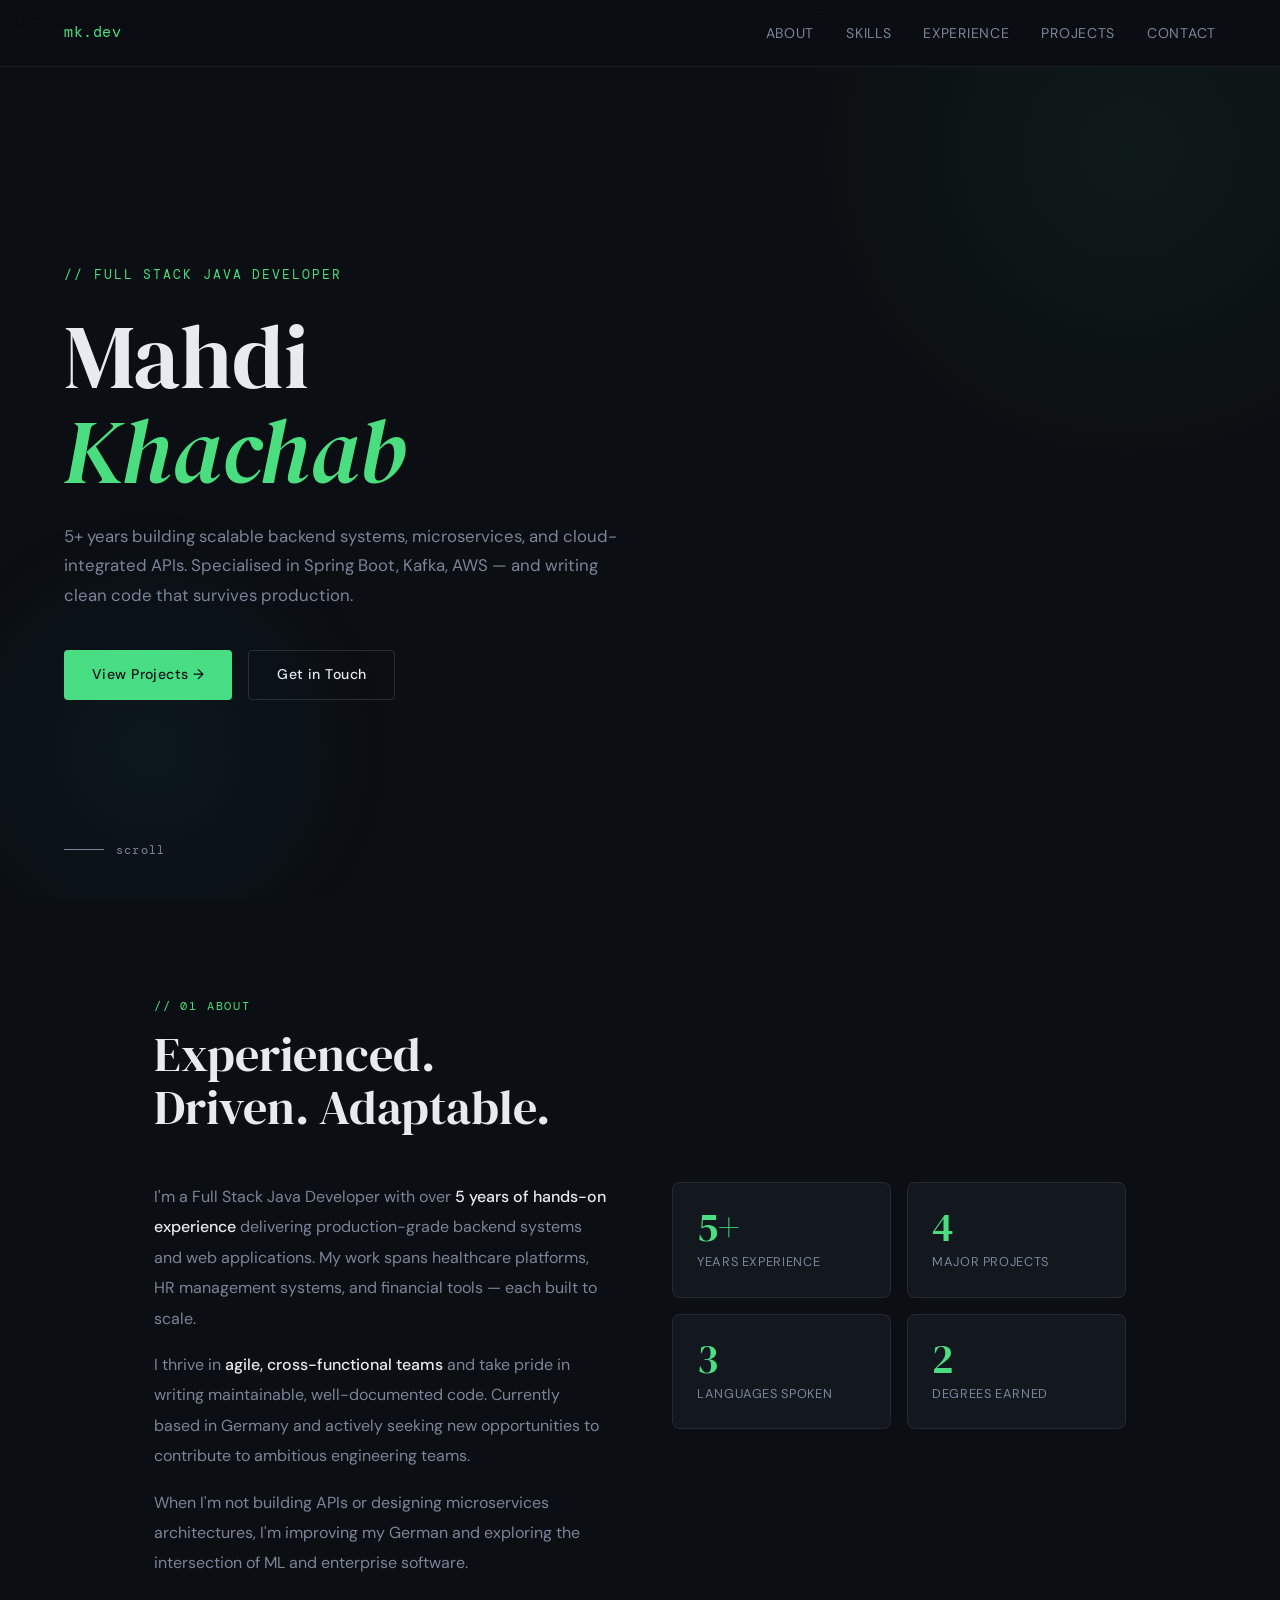
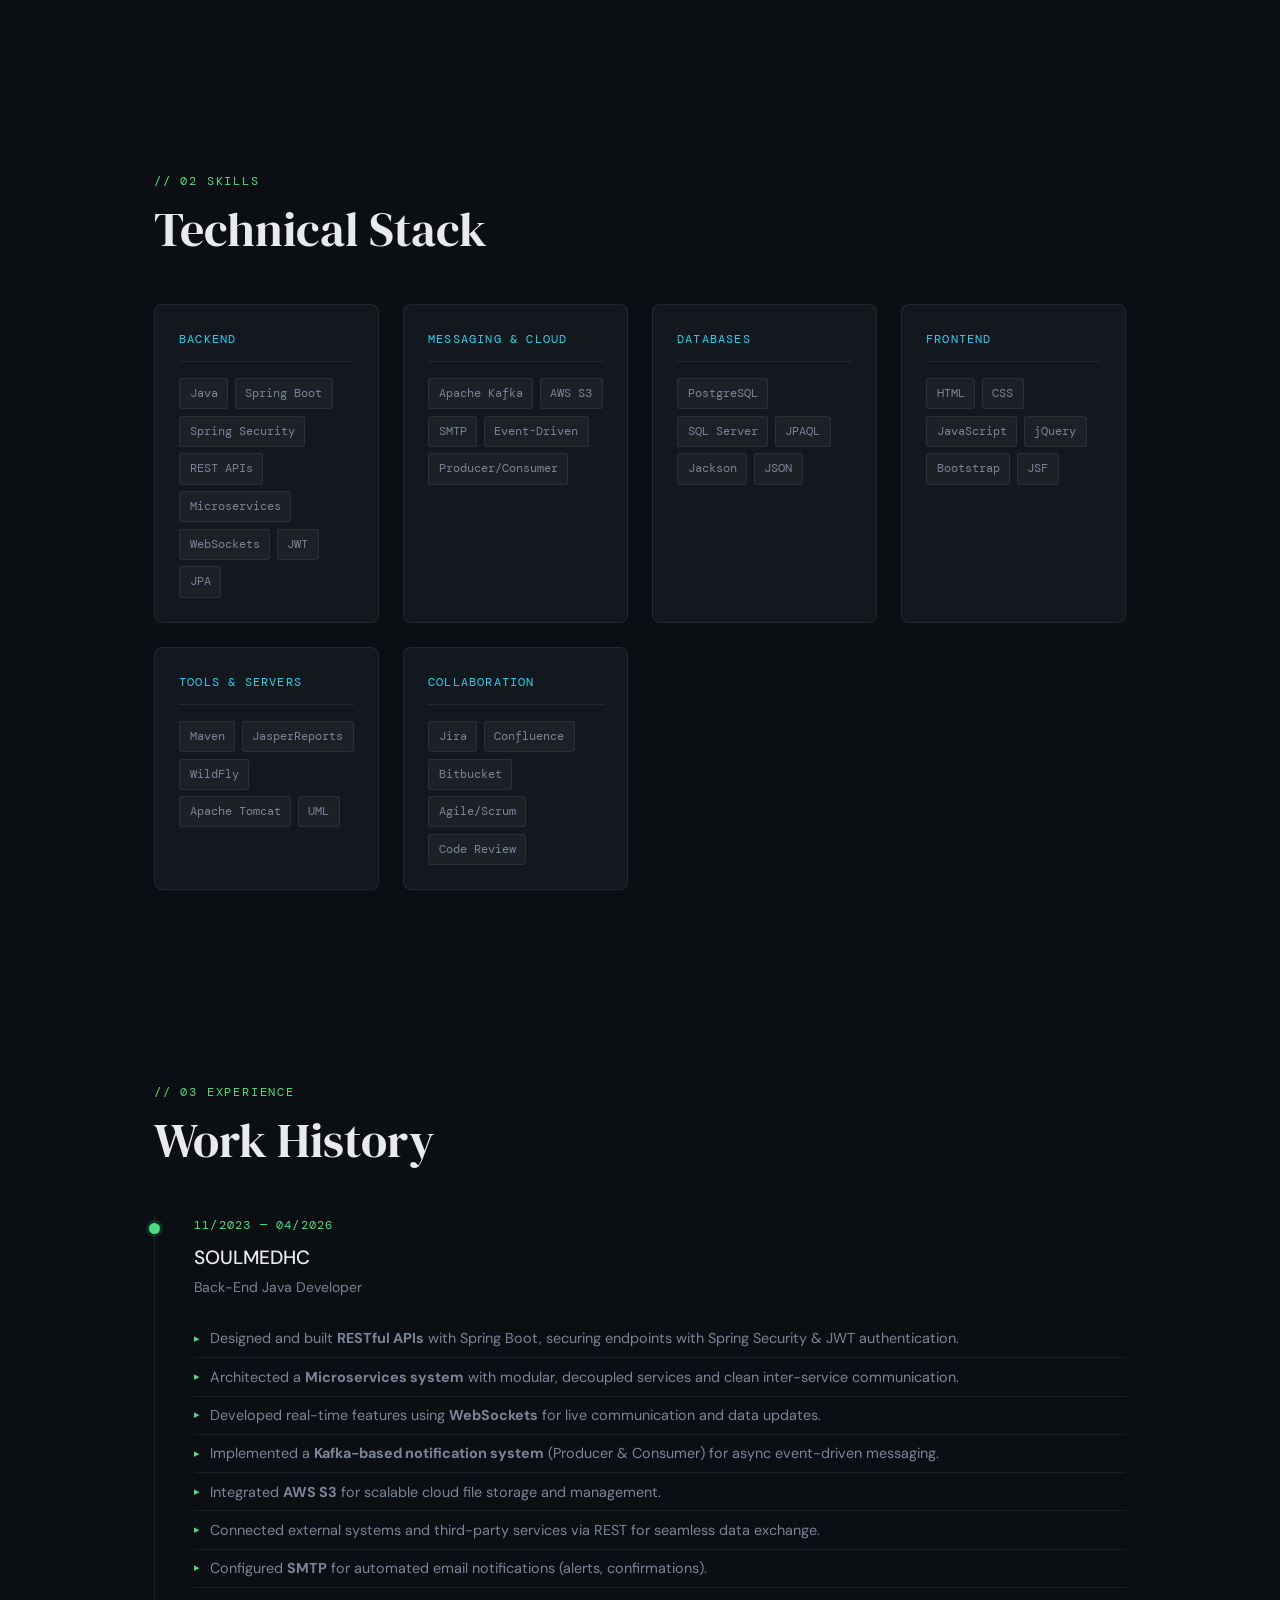
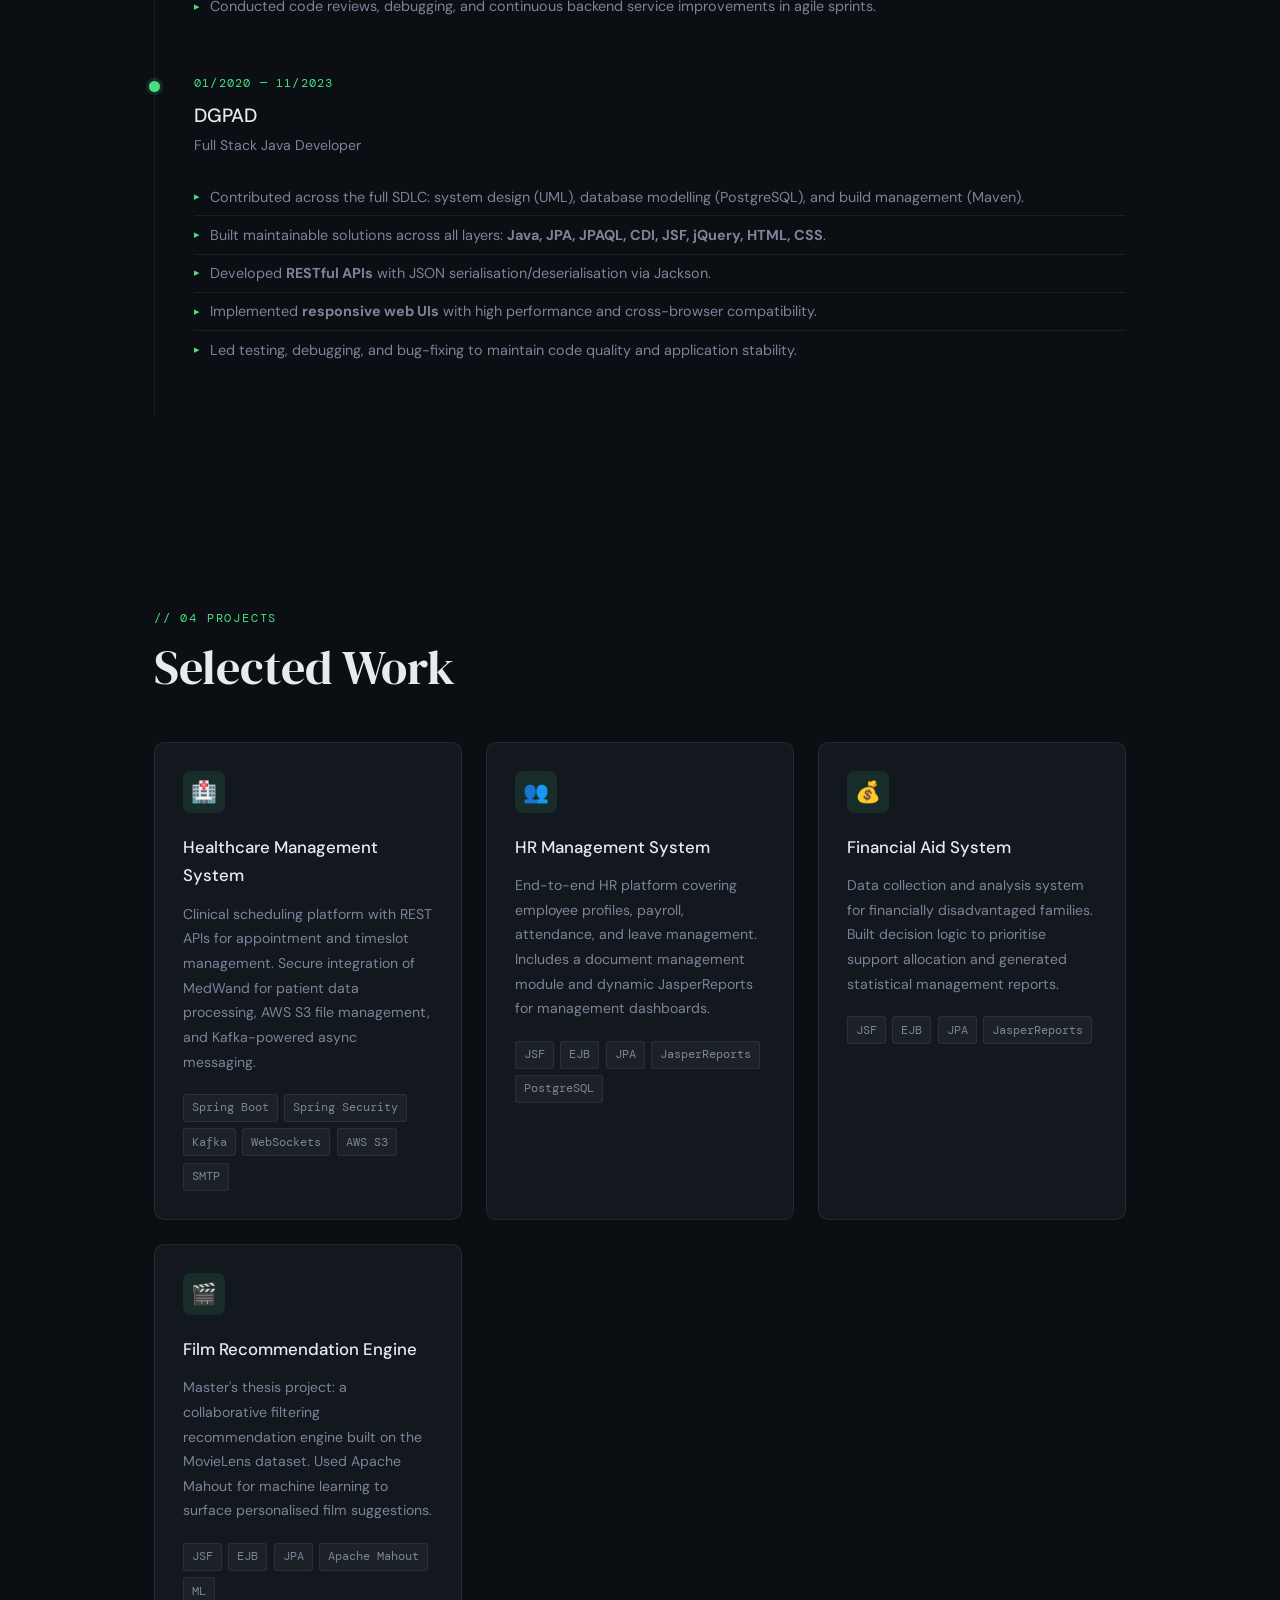
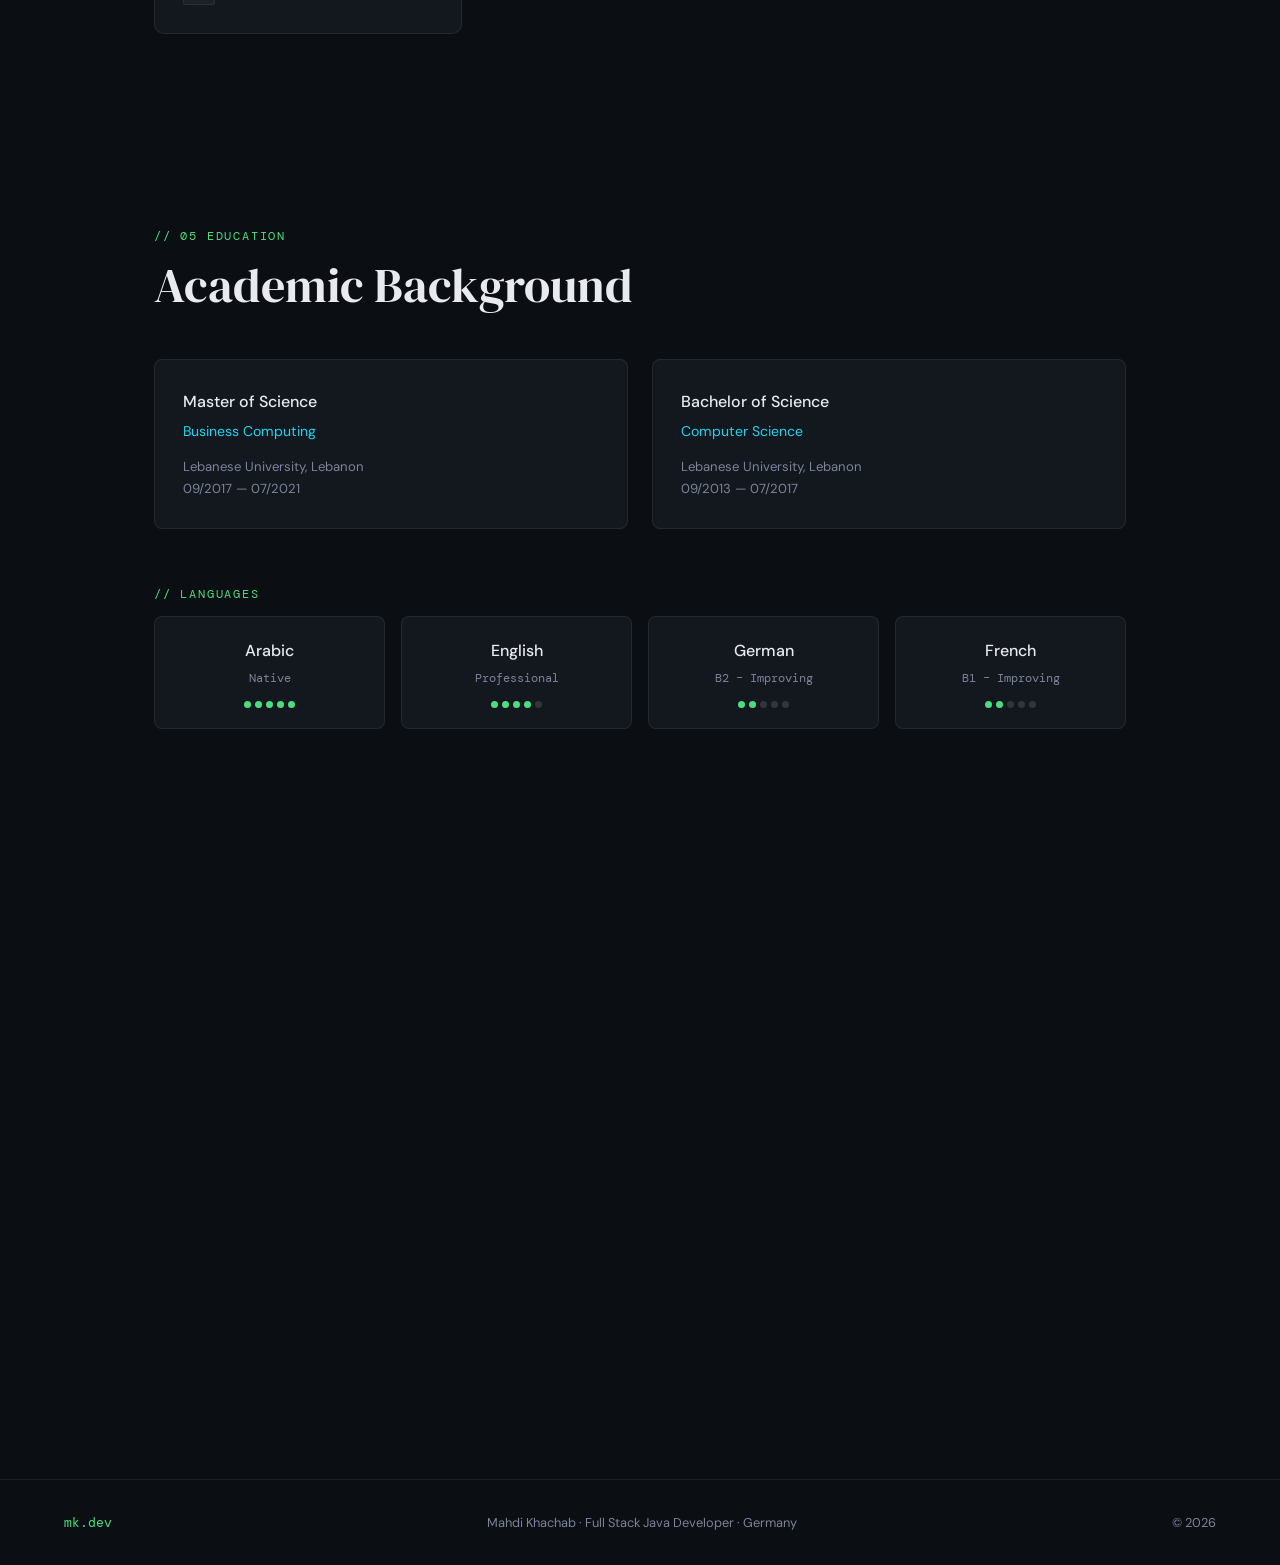
<file: index.html>
<!DOCTYPE html>
<html lang="en">
<head>
<meta charset="UTF-8">
<meta name="viewport" content="width=device-width, initial-scale=1.0">
<title>Mahdi Khachab – Full Stack Java Developer</title>
<link href="https://fonts.googleapis.com/css2?family=DM+Serif+Display:ital@0;1&family=DM+Mono:wght@400;500&family=DM+Sans:ital,opsz,wght@0,9..40,300;0,9..40,400;0,9..40,500;1,9..40,300&display=swap" rel="stylesheet">
<link rel="stylesheet" href="style.css">
</head>
<body>

<!-- NAV -->
<nav>
  <div class="nav-logo">mk.dev</div>
  <ul class="nav-links">
    <li><a href="#about">About</a></li>
    <li><a href="#skills">Skills</a></li>
    <li><a href="#experience">Experience</a></li>
    <li><a href="#projects">Projects</a></li>
    <li><a href="#contact">Contact</a></li>
  </ul>
</nav>

<!-- HERO -->
<header class="hero">
  <p class="hero-label">// Full Stack Java Developer</p>
  <h1>Mahdi<br><em>Khachab</em></h1>
  <p class="hero-desc">
    5+ years building scalable backend systems, microservices, and cloud-integrated APIs. 
    Specialised in Spring Boot, Kafka, AWS — and writing clean code that survives production.
  </p>
  <div class="hero-actions">
    <a href="#projects" class="btn btn-primary">View Projects →</a>
    <a href="#contact" class="btn btn-outline">Get in Touch</a>
  </div>
  <div class="hero-scroll">
    <span class="scroll-line"></span>
    <span>scroll</span>
  </div>
</header>

<!-- ABOUT -->
<section id="about">
  <p class="section-label fade-in">// 01 about</p>
  <h2 class="section-title fade-in">Experienced.<br>Driven. Adaptable.</h2>
  <div class="about-grid">
    <div class="about-text fade-in">
      <p>
        I'm a Full Stack Java Developer with over <strong>5 years of hands-on experience</strong> delivering 
        production-grade backend systems and web applications. My work spans healthcare platforms, 
        HR management systems, and financial tools — each built to scale.
      </p>
      <p>
        I thrive in <strong>agile, cross-functional teams</strong> and take pride in writing maintainable, 
        well-documented code. Currently based in Germany and actively seeking new opportunities 
        to contribute to ambitious engineering teams.
      </p>
      <p>
        When I'm not building APIs or designing microservices architectures, 
        I'm improving my German and exploring the intersection of ML and enterprise software.
      </p>
    </div>
    <div class="stats-grid fade-in">
      <div class="stat-card">
        <div class="stat-number">5+</div>
        <div class="stat-label">Years Experience</div>
      </div>
      <div class="stat-card">
        <div class="stat-number">4</div>
        <div class="stat-label">Major Projects</div>
      </div>
      <div class="stat-card">
        <div class="stat-number">3</div>
        <div class="stat-label">Languages Spoken</div>
      </div>
      <div class="stat-card">
        <div class="stat-number">2</div>
        <div class="stat-label">Degrees Earned</div>
      </div>
    </div>
  </div>
</section>

<!-- SKILLS -->
<section id="skills">
  <p class="section-label fade-in">// 02 skills</p>
  <h2 class="section-title fade-in">Technical Stack</h2>
  <div class="skills-categories fade-in">
    <div class="skill-category">
      <div class="skill-cat-title">Backend</div>
      <div class="skill-tags">
        <span class="skill-tag">Java</span>
        <span class="skill-tag">Spring Boot</span>
        <span class="skill-tag">Spring Security</span>
        <span class="skill-tag">REST APIs</span>
        <span class="skill-tag">Microservices</span>
        <span class="skill-tag">WebSockets</span>
        <span class="skill-tag">JWT</span>
        <span class="skill-tag">JPA</span>
      </div>
    </div>
    <div class="skill-category">
      <div class="skill-cat-title">Messaging & Cloud</div>
      <div class="skill-tags">
        <span class="skill-tag">Apache Kafka</span>
        <span class="skill-tag">AWS S3</span>
        <span class="skill-tag">SMTP</span>
        <span class="skill-tag">Event-Driven</span>
        <span class="skill-tag">Producer/Consumer</span>
      </div>
    </div>
    <div class="skill-category">
      <div class="skill-cat-title">Databases</div>
      <div class="skill-tags">
        <span class="skill-tag">PostgreSQL</span>
        <span class="skill-tag">SQL Server</span>
        <span class="skill-tag">JPAQL</span>
        <span class="skill-tag">Jackson</span>
        <span class="skill-tag">JSON</span>
      </div>
    </div>
    <div class="skill-category">
      <div class="skill-cat-title">Frontend</div>
      <div class="skill-tags">
        <span class="skill-tag">HTML</span>
        <span class="skill-tag">CSS</span>
        <span class="skill-tag">JavaScript</span>
        <span class="skill-tag">jQuery</span>
        <span class="skill-tag">Bootstrap</span>
        <span class="skill-tag">JSF</span>
      </div>
    </div>
    <div class="skill-category">
      <div class="skill-cat-title">Tools & Servers</div>
      <div class="skill-tags">
        <span class="skill-tag">Maven</span>
        <span class="skill-tag">JasperReports</span>
        <span class="skill-tag">WildFly</span>
        <span class="skill-tag">Apache Tomcat</span>
        <span class="skill-tag">UML</span>
      </div>
    </div>
    <div class="skill-category">
      <div class="skill-cat-title">Collaboration</div>
      <div class="skill-tags">
        <span class="skill-tag">Jira</span>
        <span class="skill-tag">Confluence</span>
        <span class="skill-tag">Bitbucket</span>
        <span class="skill-tag">Agile/Scrum</span>
        <span class="skill-tag">Code Review</span>
      </div>
    </div>
  </div>
</section>

<!-- EXPERIENCE -->
<section id="experience">
  <p class="section-label fade-in">// 03 experience</p>
  <h2 class="section-title fade-in">Work History</h2>
  <div class="timeline fade-in">

    <div class="timeline-item">
      <div class="timeline-date">11/2023 — 04/2026</div>
      <div class="timeline-company">SOULMEDHC</div>
      <div class="timeline-role">Back-End Java Developer</div>
      <ul class="timeline-items">
        <li>Designed and built <strong>RESTful APIs</strong> with Spring Boot, securing endpoints with Spring Security &amp; JWT authentication.</li>
        <li>Architected a <strong>Microservices system</strong> with modular, decoupled services and clean inter-service communication.</li>
        <li>Developed real-time features using <strong>WebSockets</strong> for live communication and data updates.</li>
        <li>Implemented a <strong>Kafka-based notification system</strong> (Producer &amp; Consumer) for async event-driven messaging.</li>
        <li>Integrated <strong>AWS S3</strong> for scalable cloud file storage and management.</li>
        <li>Connected external systems and third-party services via REST for seamless data exchange.</li>
        <li>Configured <strong>SMTP</strong> for automated email notifications (alerts, confirmations).</li>
        <li>Conducted code reviews, debugging, and continuous backend service improvements in agile sprints.</li>
      </ul>
    </div>

    <div class="timeline-item">
      <div class="timeline-date">01/2020 — 11/2023</div>
      <div class="timeline-company">DGPAD</div>
      <div class="timeline-role">Full Stack Java Developer</div>
      <ul class="timeline-items">
        <li>Contributed across the full SDLC: system design (UML), database modelling (PostgreSQL), and build management (Maven).</li>
        <li>Built maintainable solutions across all layers: <strong>Java, JPA, JPAQL, CDI, JSF, jQuery, HTML, CSS</strong>.</li>
        <li>Developed <strong>RESTful APIs</strong> with JSON serialisation/deserialisation via Jackson.</li>
        <li>Implemented <strong>responsive web UIs</strong> with high performance and cross-browser compatibility.</li>
        <li>Led testing, debugging, and bug-fixing to maintain code quality and application stability.</li>
      </ul>
    </div>

  </div>
</section>

<!-- PROJECTS -->
<section id="projects">
  <p class="section-label fade-in">// 04 projects</p>
  <h2 class="section-title fade-in">Selected Work</h2>
  <div class="projects-grid fade-in">

    <div class="project-card">
      <div class="project-icon">🏥</div>
      <div class="project-title">Healthcare Management System</div>
      <div class="project-desc">
        Clinical scheduling platform with REST APIs for appointment and timeslot management. 
        Secure integration of MedWand for patient data processing, AWS S3 file management, 
        and Kafka-powered async messaging.
      </div>
      <div class="project-stack">
        <span class="stack-tag">Spring Boot</span>
        <span class="stack-tag">Spring Security</span>
        <span class="stack-tag">Kafka</span>
        <span class="stack-tag">WebSockets</span>
        <span class="stack-tag">AWS S3</span>
        <span class="stack-tag">SMTP</span>
      </div>
    </div>

    <div class="project-card">
      <div class="project-icon">👥</div>
      <div class="project-title">HR Management System</div>
      <div class="project-desc">
        End-to-end HR platform covering employee profiles, payroll, attendance, and leave management. 
        Includes a document management module and dynamic JasperReports for management dashboards.
      </div>
      <div class="project-stack">
        <span class="stack-tag">JSF</span>
        <span class="stack-tag">EJB</span>
        <span class="stack-tag">JPA</span>
        <span class="stack-tag">JasperReports</span>
        <span class="stack-tag">PostgreSQL</span>
      </div>
    </div>

    <div class="project-card">
      <div class="project-icon">💰</div>
      <div class="project-title">Financial Aid System</div>
      <div class="project-desc">
        Data collection and analysis system for financially disadvantaged families. 
        Built decision logic to prioritise support allocation and generated 
        statistical management reports.
      </div>
      <div class="project-stack">
        <span class="stack-tag">JSF</span>
        <span class="stack-tag">EJB</span>
        <span class="stack-tag">JPA</span>
        <span class="stack-tag">JasperReports</span>
      </div>
    </div>

    <div class="project-card">
      <div class="project-icon">🎬</div>
      <div class="project-title">Film Recommendation Engine</div>
      <div class="project-desc">
        Master's thesis project: a collaborative filtering recommendation engine 
        built on the MovieLens dataset. Used Apache Mahout for machine learning 
        to surface personalised film suggestions.
      </div>
      <div class="project-stack">
        <span class="stack-tag">JSF</span>
        <span class="stack-tag">EJB</span>
        <span class="stack-tag">JPA</span>
        <span class="stack-tag">Apache Mahout</span>
        <span class="stack-tag">ML</span>
      </div>
    </div>

  </div>
</section>

<!-- EDUCATION -->
<section id="education">
  <p class="section-label fade-in">// 05 education</p>
  <h2 class="section-title fade-in">Academic Background</h2>
  <div class="edu-grid fade-in">
    <div class="edu-card">
      <div class="edu-degree">Master of Science</div>
      <div class="edu-field">Business Computing</div>
      <div class="edu-meta">Lebanese University, Lebanon<br>09/2017 — 07/2021</div>
    </div>
    <div class="edu-card">
      <div class="edu-degree">Bachelor of Science</div>
      <div class="edu-field">Computer Science</div>
      <div class="edu-meta">Lebanese University, Lebanon<br>09/2013 — 07/2017</div>
    </div>
  </div>

  <br><br>
  <p class="section-label fade-in">// Languages</p>
  <div class="lang-grid fade-in">
    <div class="lang-card">
      <div class="lang-name">Arabic</div>
      <div class="lang-level">Native</div>
      <div class="lang-dots">
        <div class="dot filled"></div><div class="dot filled"></div>
        <div class="dot filled"></div><div class="dot filled"></div><div class="dot filled"></div>
      </div>
    </div>
    <div class="lang-card">
      <div class="lang-name">English</div>
      <div class="lang-level">Professional</div>
      <div class="lang-dots">
        <div class="dot filled"></div><div class="dot filled"></div>
        <div class="dot filled"></div><div class="dot filled"></div><div class="dot"></div>
      </div>
    </div>
    <div class="lang-card">
      <div class="lang-name">German</div>
      <div class="lang-level">B2 – Improving</div>
      <div class="lang-dots">
        <div class="dot filled"></div><div class="dot filled"></div>
        <div class="dot"></div><div class="dot"></div><div class="dot"></div>
      </div>
    </div>
    <div class="lang-card">
      <div class="lang-name">French</div>
      <div class="lang-level">B1 – Improving</div>
      <div class="lang-dots">
        <div class="dot filled"></div><div class="dot filled"></div>
        <div class="dot"></div><div class="dot"></div><div class="dot"></div>
      </div>
    </div>
  </div>
</section>

<!-- CONTACT -->
<section id="contact">
  <p class="section-label fade-in">// 06 contact</p>
  <div class="contact-wrapper fade-in">
    <div>
      <div class="contact-lead">Let's work<br>together.</div>
      <p class="contact-sub">
        I'm actively looking for new opportunities in Germany and remote. 
        Whether you have a role in mind or just want to connect — 
        my inbox is always open.
      </p>
    </div>
    <div class="contact-links">
      <a href="mailto:mahdikhachab95@gmail.com" class="contact-link">
        <div class="contact-icon">✉</div>
        <div>
          <div style="font-size:0.78rem;color:var(--muted);font-family:var(--mono);margin-bottom:2px;">EMAIL</div>
         mahdikhachab95@gmail.com
        </div>
      </a>
     <a href="https://www.linkedin.com/in/mahdi-khachab-5084b5143/" target="_blank" class="contact-link">
		<div class="contact-icon">in</div>
		<div>
			<div style="font-size:0.78rem;color:var(--muted);font-family:var(--mono);margin-bottom:2px;">
      LINKEDIN
			</div>
		Mahdi Khachab
		</div>
	</a>
      <a href="https://github.com/MahdiKhachab" target="_blank" class="contact-link">
        <div class="contact-icon">⌥</div>
        <div>
          <div style="font-size:0.78rem;color:var(--muted);font-family:var(--mono);margin-bottom:2px;">GITHUB</div>
          github.com/MahdiKhachab
        </div>
      </a>
      <a href="#" class="contact-link" onclick="window.print()">
        <div class="contact-icon">↓</div>
        <div>
          <div style="font-size:0.78rem;color:var(--muted);font-family:var(--mono);margin-bottom:2px;">RESUME</div>
          Download CV / Print
        </div>
      </a>
    </div>
  </div>
</section>

<footer>
  <span class="footer-brand">mk.dev</span>
  <span>Mahdi Khachab · Full Stack Java Developer · Germany</span>
  <span>© 2026</span>
</footer>


<script src="script.js"></script>

</body>
</html>
</file>
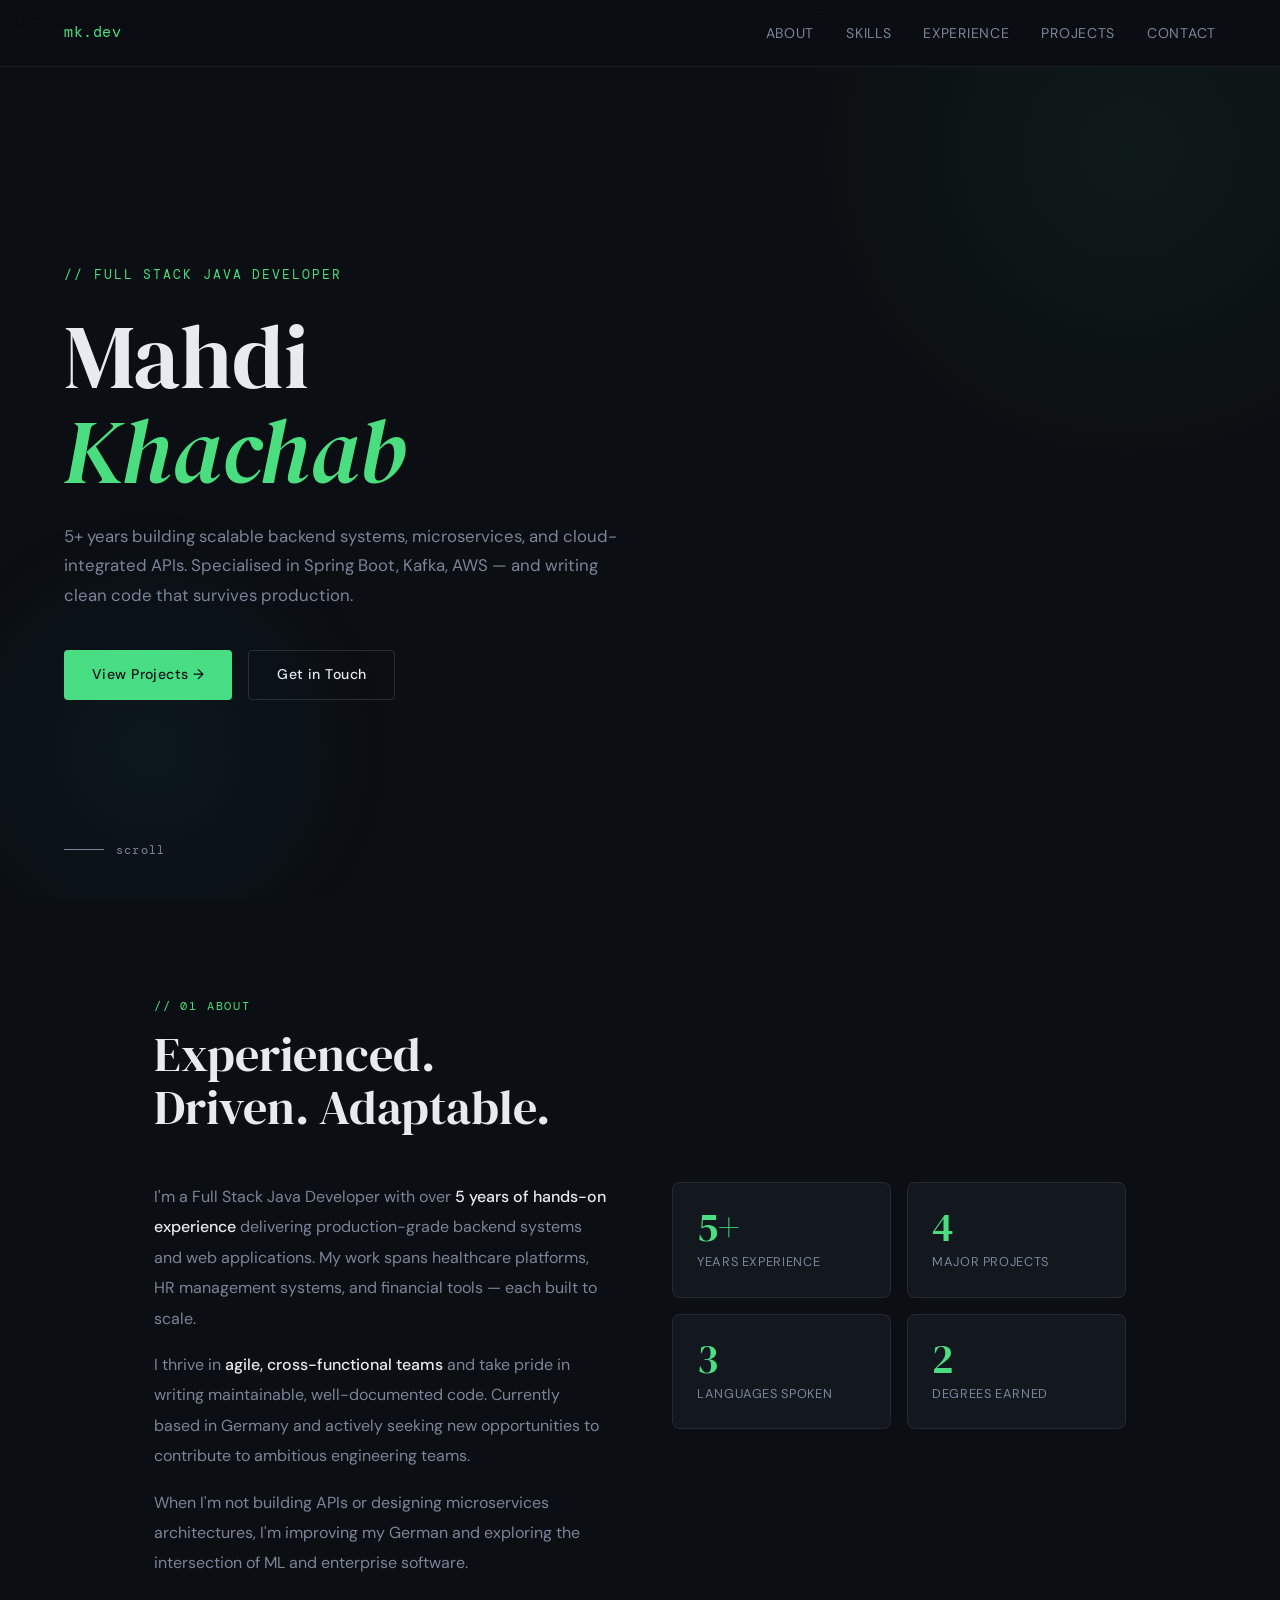
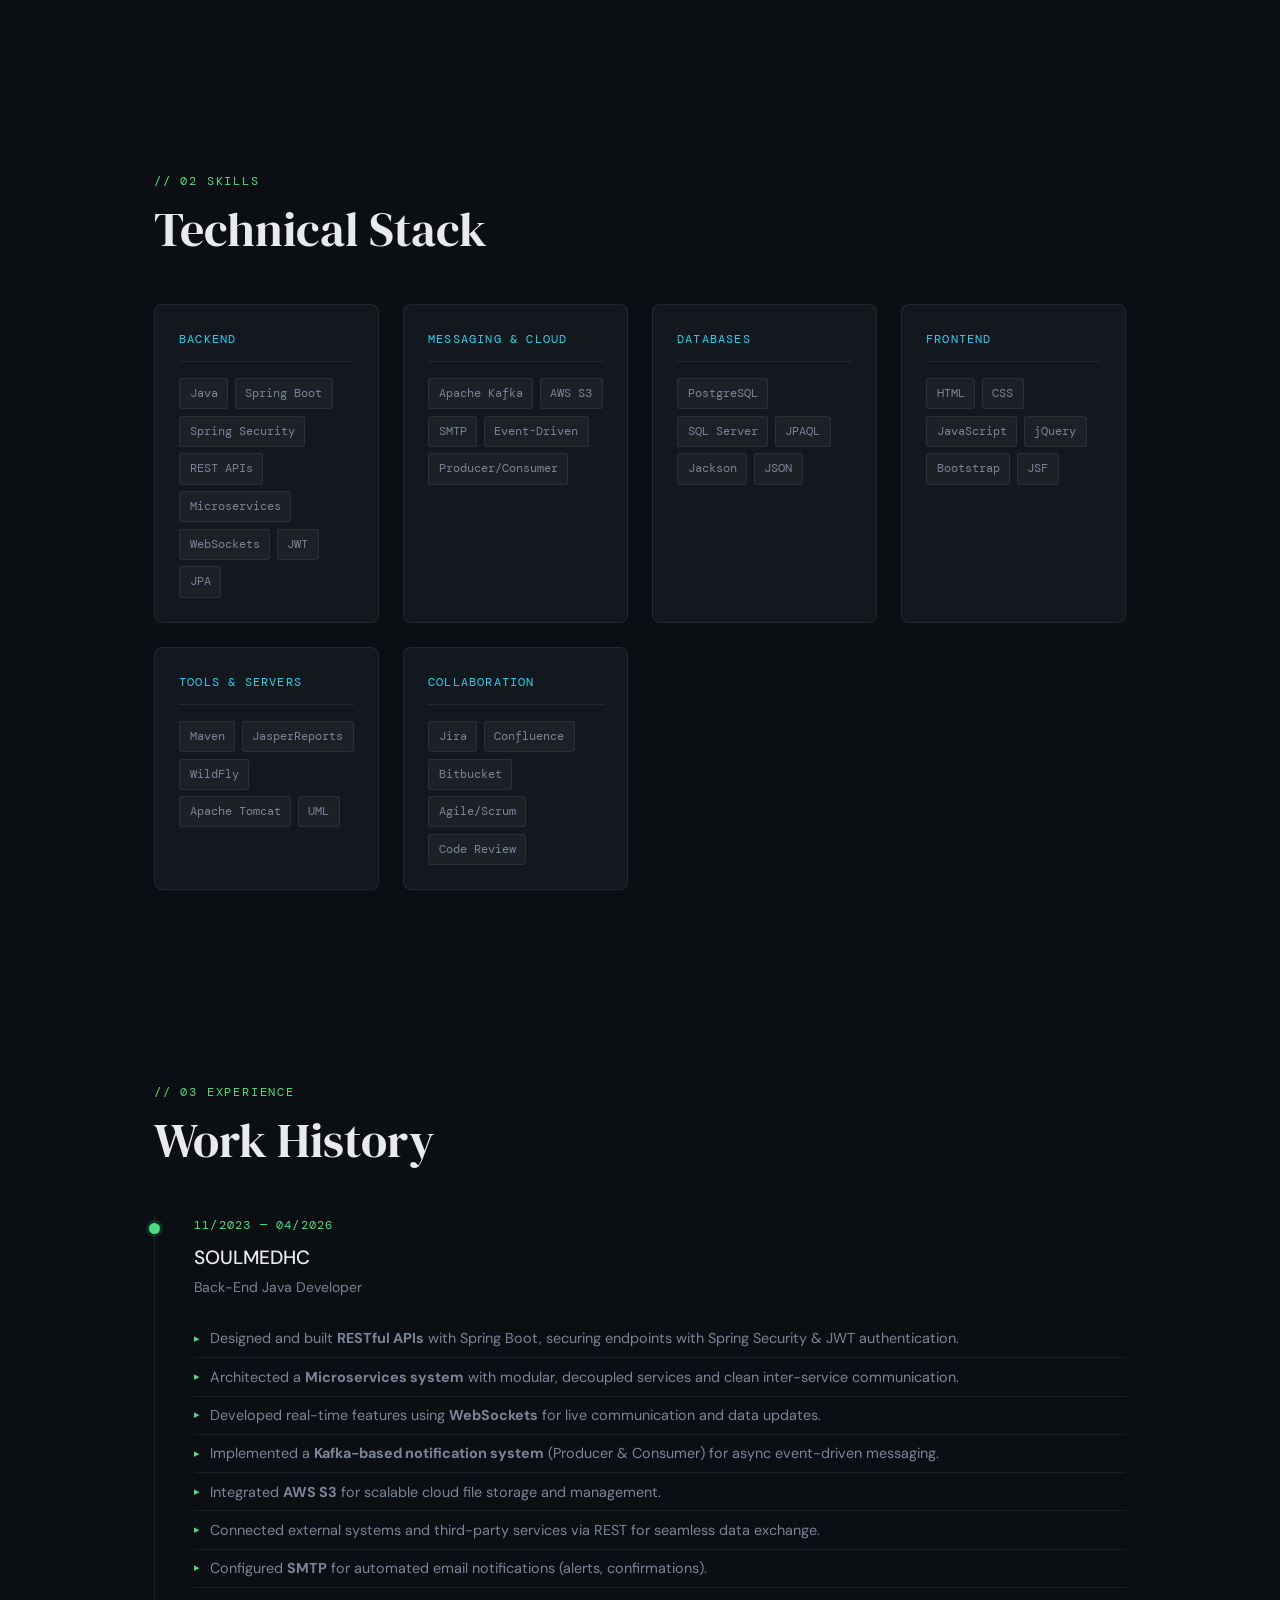
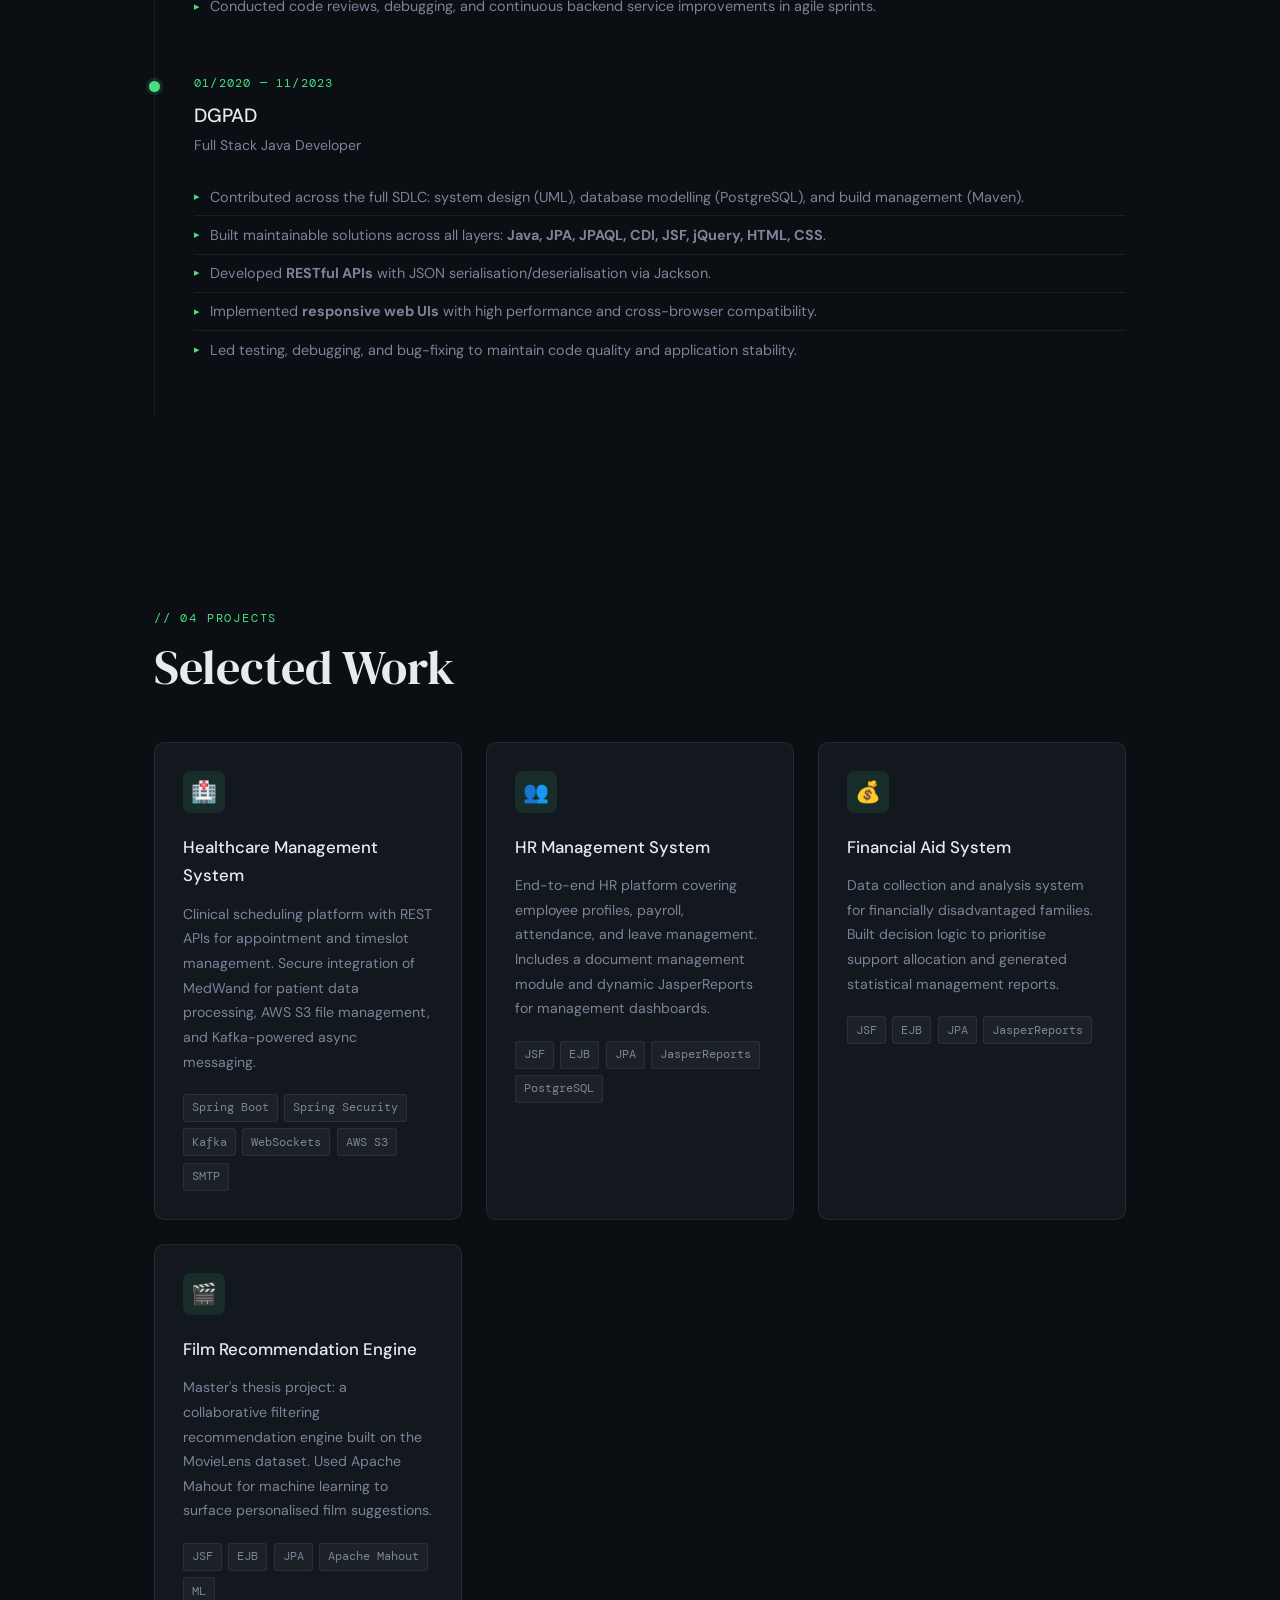
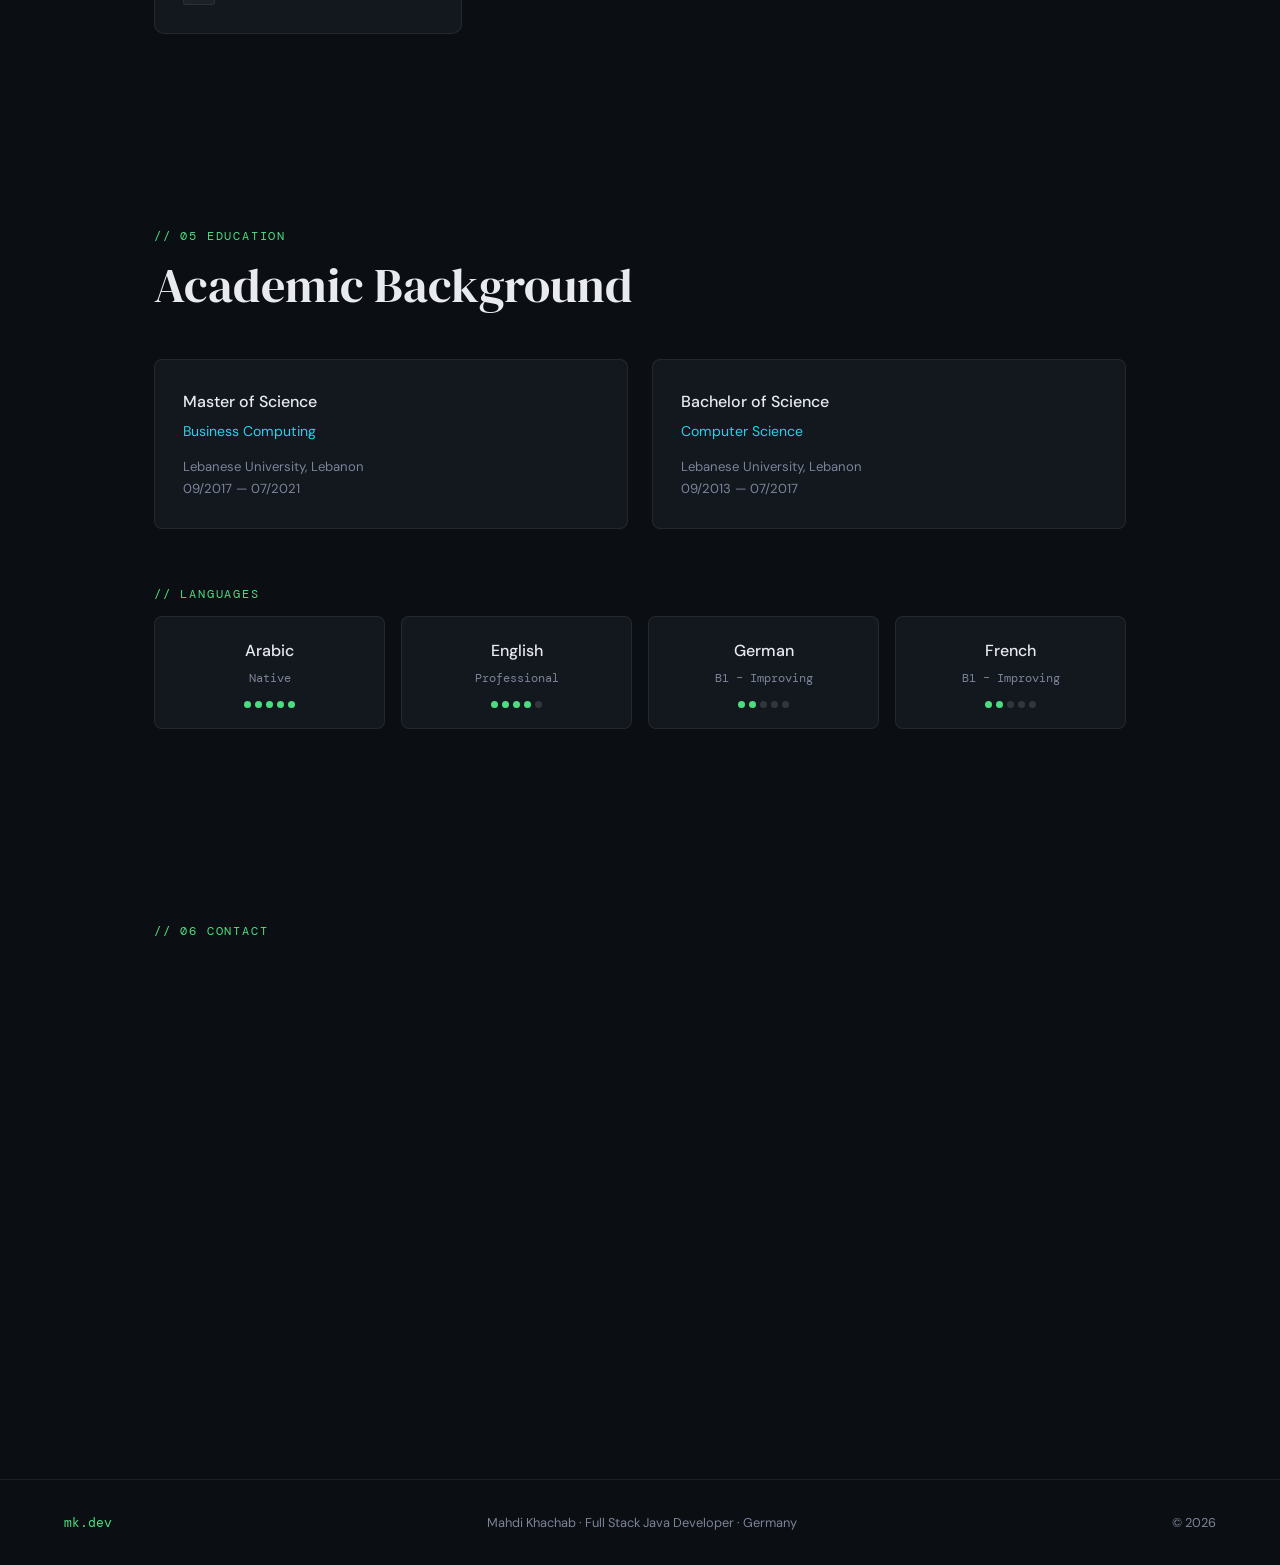
<file: portfolio.html>
<!DOCTYPE html>
<html lang="en">
<head>
<meta charset="UTF-8">
<meta name="viewport" content="width=device-width, initial-scale=1.0">
<title>Mahdi Khachab – Full Stack Java Developer</title>
<link href="https://fonts.googleapis.com/css2?family=DM+Serif+Display:ital@0;1&family=DM+Mono:wght@400;500&family=DM+Sans:ital,opsz,wght@0,9..40,300;0,9..40,400;0,9..40,500;1,9..40,300&display=swap" rel="stylesheet">
<style>
  *, *::before, *::after { box-sizing: border-box; margin: 0; padding: 0; }

  :root {
    --bg: #0b0e12;
    --surface: #13181f;
    --surface2: #1a2130;
    --border: rgba(255,255,255,0.07);
    --border2: rgba(255,255,255,0.13);
    --text: #e8eaf0;
    --muted: #7b8499;
    --accent: #4ade80;
    --accent2: #22d3ee;
    --accent3: #f59e0b;
    --serif: 'DM Serif Display', serif;
    --sans: 'DM Sans', sans-serif;
    --mono: 'DM Mono', monospace;
  }

  html { scroll-behavior: smooth; }

  body {
    background: var(--bg);
    color: var(--text);
    font-family: var(--sans);
    font-size: 16px;
    line-height: 1.7;
    overflow-x: hidden;
  }

  /* NAV */
  nav {
    position: fixed; top: 0; left: 0; right: 0; z-index: 100;
    display: flex; justify-content: space-between; align-items: center;
    padding: 1.2rem 4rem;
    background: rgba(11,14,18,0.85);
    backdrop-filter: blur(16px);
    border-bottom: 1px solid var(--border);
  }
  .nav-logo {
    font-family: var(--mono);
    font-size: 0.95rem;
    color: var(--accent);
    letter-spacing: 0.04em;
  }
  .nav-links { display: flex; gap: 2rem; list-style: none; }
  .nav-links a {
    text-decoration: none;
    color: var(--muted);
    font-size: 0.88rem;
    letter-spacing: 0.05em;
    text-transform: uppercase;
    transition: color 0.2s;
  }
  .nav-links a:hover { color: var(--text); }

  /* HERO */
  .hero {
    min-height: 100vh;
    display: flex; flex-direction: column; justify-content: center;
    padding: 8rem 4rem 4rem;
    position: relative;
    overflow: hidden;
  }
  .hero::before {
    content: '';
    position: absolute; top: -200px; right: -200px;
    width: 700px; height: 700px;
    background: radial-gradient(circle, rgba(74,222,128,0.06) 0%, transparent 70%);
    pointer-events: none;
  }
  .hero::after {
    content: '';
    position: absolute; bottom: -100px; left: -100px;
    width: 500px; height: 500px;
    background: radial-gradient(circle, rgba(34,211,238,0.05) 0%, transparent 70%);
    pointer-events: none;
  }
  .hero-label {
    font-family: var(--mono);
    font-size: 0.8rem;
    color: var(--accent);
    letter-spacing: 0.15em;
    text-transform: uppercase;
    margin-bottom: 1.5rem;
    opacity: 0;
    animation: fadeUp 0.6s ease 0.2s forwards;
  }
  .hero h1 {
    font-family: var(--serif);
    font-size: clamp(3rem, 7vw, 6rem);
    line-height: 1.05;
    font-weight: 400;
    color: var(--text);
    margin-bottom: 1.5rem;
    opacity: 0;
    animation: fadeUp 0.6s ease 0.35s forwards;
  }
  .hero h1 em {
    font-style: italic;
    color: var(--accent);
  }
  .hero-desc {
    max-width: 560px;
    color: var(--muted);
    font-size: 1.05rem;
    line-height: 1.75;
    margin-bottom: 2.5rem;
    opacity: 0;
    animation: fadeUp 0.6s ease 0.5s forwards;
  }
  .hero-actions {
    display: flex; gap: 1rem; flex-wrap: wrap;
    opacity: 0;
    animation: fadeUp 0.6s ease 0.65s forwards;
  }
  .btn {
    display: inline-flex; align-items: center; gap: 0.5rem;
    padding: 0.75rem 1.75rem;
    border-radius: 4px;
    font-size: 0.88rem;
    font-family: var(--sans);
    font-weight: 500;
    letter-spacing: 0.03em;
    text-decoration: none;
    transition: all 0.2s;
    cursor: pointer;
    border: none;
  }
  .btn-primary {
    background: var(--accent);
    color: #0b0e12;
  }
  .btn-primary:hover { background: #86efac; transform: translateY(-1px); }
  .btn-outline {
    background: transparent;
    color: var(--text);
    border: 1px solid var(--border2);
  }
  .btn-outline:hover { border-color: var(--accent); color: var(--accent); transform: translateY(-1px); }

  .hero-scroll {
    position: absolute; bottom: 2.5rem; left: 4rem;
    display: flex; align-items: center; gap: 0.75rem;
    font-family: var(--mono); font-size: 0.75rem;
    color: var(--muted); letter-spacing: 0.1em;
    opacity: 0; animation: fadeUp 0.6s ease 1s forwards;
  }
  .scroll-line {
    width: 40px; height: 1px;
    background: var(--muted);
    animation: expandLine 1.5s ease 1.5s infinite alternate;
  }
  @keyframes expandLine { from { width: 20px; } to { width: 55px; } }

  /* SECTIONS */
  section { padding: 6rem 4rem; max-width: 1100px; margin: 0 auto; }

  .section-label {
    font-family: var(--mono);
    font-size: 0.75rem;
    color: var(--accent);
    letter-spacing: 0.15em;
    text-transform: uppercase;
    margin-bottom: 0.75rem;
  }
  .section-title {
    font-family: var(--serif);
    font-size: clamp(2rem, 4vw, 3rem);
    font-weight: 400;
    line-height: 1.1;
    margin-bottom: 3rem;
  }

  /* ABOUT / STATS */
  .about-grid {
    display: grid;
    grid-template-columns: 1fr 1fr;
    gap: 4rem;
    align-items: start;
  }
  .about-text { color: var(--muted); line-height: 1.9; }
  .about-text p + p { margin-top: 1rem; }
  .about-text strong { color: var(--text); font-weight: 500; }

  .stats-grid {
    display: grid; grid-template-columns: 1fr 1fr; gap: 1rem;
  }
  .stat-card {
    background: var(--surface);
    border: 1px solid var(--border);
    border-radius: 8px;
    padding: 1.5rem;
    transition: border-color 0.2s;
  }
  .stat-card:hover { border-color: var(--border2); }
  .stat-number {
    font-family: var(--serif);
    font-size: 2.5rem;
    color: var(--accent);
    line-height: 1;
    margin-bottom: 0.25rem;
  }
  .stat-label {
    font-size: 0.8rem;
    color: var(--muted);
    letter-spacing: 0.05em;
    text-transform: uppercase;
  }

  /* SKILLS */
  .skills-categories {
    display: grid;
    grid-template-columns: repeat(auto-fit, minmax(220px, 1fr));
    gap: 1.5rem;
  }
  .skill-category {
    background: var(--surface);
    border: 1px solid var(--border);
    border-radius: 8px;
    padding: 1.5rem;
    transition: border-color 0.2s, transform 0.2s;
  }
  .skill-category:hover { border-color: var(--border2); transform: translateY(-2px); }
  .skill-cat-title {
    font-family: var(--mono);
    font-size: 0.75rem;
    color: var(--accent2);
    letter-spacing: 0.1em;
    text-transform: uppercase;
    margin-bottom: 1rem;
    padding-bottom: 0.75rem;
    border-bottom: 1px solid var(--border);
  }
  .skill-tags { display: flex; flex-wrap: wrap; gap: 0.4rem; }
  .skill-tag {
    background: rgba(255,255,255,0.04);
    border: 1px solid var(--border);
    border-radius: 3px;
    padding: 0.25rem 0.6rem;
    font-size: 0.78rem;
    color: var(--muted);
    font-family: var(--mono);
  }

  /* EXPERIENCE */
  .timeline { position: relative; }
  .timeline::before {
    content: '';
    position: absolute; left: 0; top: 0; bottom: 0;
    width: 1px; background: var(--border);
  }
  .timeline-item {
    padding-left: 2.5rem;
    padding-bottom: 3rem;
    position: relative;
  }
  .timeline-item::before {
    content: '';
    position: absolute; left: -5px; top: 8px;
    width: 11px; height: 11px;
    border-radius: 50%;
    background: var(--accent);
    box-shadow: 0 0 0 3px rgba(74,222,128,0.15);
  }
  .timeline-date {
    font-family: var(--mono);
    font-size: 0.75rem;
    color: var(--accent);
    letter-spacing: 0.1em;
    margin-bottom: 0.4rem;
  }
  .timeline-company {
    font-size: 1.2rem;
    font-weight: 500;
    color: var(--text);
    margin-bottom: 0.1rem;
  }
  .timeline-role {
    font-size: 0.88rem;
    color: var(--muted);
    margin-bottom: 1.25rem;
  }
  .timeline-items { list-style: none; }
  .timeline-items li {
    color: var(--muted);
    font-size: 0.9rem;
    line-height: 1.7;
    padding: 0.4rem 0;
    padding-left: 1rem;
    position: relative;
    border-bottom: 1px solid var(--border);
  }
  .timeline-items li::before {
    content: '▸';
    position: absolute; left: 0;
    color: var(--accent);
    font-size: 0.7rem;
    top: 0.55rem;
  }
  .timeline-items li:last-child { border-bottom: none; }
  .tech-pill {
    display: inline-block;
    background: rgba(74,222,128,0.08);
    border: 1px solid rgba(74,222,128,0.2);
    color: var(--accent);
    border-radius: 3px;
    padding: 0.15rem 0.5rem;
    font-size: 0.72rem;
    font-family: var(--mono);
    margin: 0 0.15rem;
  }

  /* PROJECTS */
  .projects-grid {
    display: grid;
    grid-template-columns: repeat(auto-fit, minmax(300px, 1fr));
    gap: 1.5rem;
  }
  .project-card {
    background: var(--surface);
    border: 1px solid var(--border);
    border-radius: 10px;
    padding: 1.75rem;
    transition: border-color 0.2s, transform 0.2s;
    position: relative;
    overflow: hidden;
  }
  .project-card::before {
    content: '';
    position: absolute; top: 0; left: 0; right: 0;
    height: 2px;
    background: linear-gradient(90deg, var(--accent), var(--accent2));
    opacity: 0;
    transition: opacity 0.3s;
  }
  .project-card:hover { border-color: var(--border2); transform: translateY(-3px); }
  .project-card:hover::before { opacity: 1; }
  .project-icon {
    width: 42px; height: 42px;
    background: rgba(74,222,128,0.1);
    border-radius: 8px;
    display: flex; align-items: center; justify-content: center;
    margin-bottom: 1.25rem;
    font-size: 1.3rem;
  }
  .project-title {
    font-size: 1.05rem;
    font-weight: 500;
    margin-bottom: 0.75rem;
    color: var(--text);
  }
  .project-desc {
    font-size: 0.88rem;
    color: var(--muted);
    line-height: 1.75;
    margin-bottom: 1.25rem;
  }
  .project-stack { display: flex; flex-wrap: wrap; gap: 0.4rem; }
  .stack-tag {
    background: rgba(255,255,255,0.04);
    border: 1px solid var(--border);
    border-radius: 3px;
    padding: 0.2rem 0.5rem;
    font-size: 0.72rem;
    color: var(--muted);
    font-family: var(--mono);
  }

  /* EDUCATION */
  .edu-grid { display: grid; grid-template-columns: 1fr 1fr; gap: 1.5rem; }
  .edu-card {
    background: var(--surface);
    border: 1px solid var(--border);
    border-radius: 8px;
    padding: 1.75rem;
    transition: border-color 0.2s;
  }
  .edu-card:hover { border-color: var(--border2); }
  .edu-degree {
    font-size: 1rem;
    font-weight: 500;
    color: var(--text);
    margin-bottom: 0.25rem;
  }
  .edu-field {
    font-size: 0.88rem;
    color: var(--accent2);
    margin-bottom: 0.75rem;
  }
  .edu-meta { font-size: 0.82rem; color: var(--muted); }

  /* LANGUAGES */
  .lang-grid { display: grid; grid-template-columns: repeat(4,1fr); gap: 1rem; }
  .lang-card {
    background: var(--surface);
    border: 1px solid var(--border);
    border-radius: 8px;
    padding: 1.25rem;
    text-align: center;
    transition: border-color 0.2s;
  }
  .lang-card:hover { border-color: var(--border2); }
  .lang-name { font-size: 1rem; font-weight: 500; margin-bottom: 0.25rem; }
  .lang-level { font-size: 0.78rem; color: var(--muted); font-family: var(--mono); }
  .lang-dots { display: flex; gap: 4px; justify-content: center; margin-top: 0.75rem; }
  .dot {
    width: 7px; height: 7px; border-radius: 50%;
    background: var(--border2);
  }
  .dot.filled { background: var(--accent); }

  /* CONTACT */
  .contact-wrapper {
    background: var(--surface);
    border: 1px solid var(--border);
    border-radius: 12px;
    padding: 3rem;
    display: grid;
    grid-template-columns: 1fr 1fr;
    gap: 3rem;
    align-items: center;
  }
  .contact-lead {
    font-family: var(--serif);
    font-size: 2rem;
    font-weight: 400;
    line-height: 1.2;
    margin-bottom: 1rem;
  }
  .contact-sub { color: var(--muted); font-size: 0.95rem; line-height: 1.7; }
  .contact-links { display: flex; flex-direction: column; gap: 0.75rem; }
  .contact-link {
    display: flex; align-items: center; gap: 0.75rem;
    color: var(--text);
    text-decoration: none;
    font-size: 0.9rem;
    padding: 0.75rem 1rem;
    background: var(--surface2);
    border: 1px solid var(--border);
    border-radius: 6px;
    transition: border-color 0.2s, color 0.2s;
  }
  .contact-link:hover { border-color: var(--accent); color: var(--accent); }
  .contact-icon {
    width: 32px; height: 32px;
    display: flex; align-items: center; justify-content: center;
    font-size: 1rem;
  }

  /* FOOTER */
  footer {
    border-top: 1px solid var(--border);
    padding: 2rem 4rem;
    display: flex; justify-content: space-between; align-items: center;
    color: var(--muted); font-size: 0.8rem;
  }
  footer .footer-brand { font-family: var(--mono); color: var(--accent); }

  /* ANIMATIONS */
  @keyframes fadeUp {
    from { opacity: 0; transform: translateY(20px); }
    to   { opacity: 1; transform: translateY(0); }
  }
  .fade-in {
    opacity: 0;
    transform: translateY(24px);
    transition: opacity 0.6s ease, transform 0.6s ease;
  }
  .fade-in.visible { opacity: 1; transform: none; }

  /* RESPONSIVE */
  @media (max-width: 768px) {
    nav { padding: 1rem 1.5rem; }
    .nav-links { display: none; }
    section { padding: 4rem 1.5rem; }
    .hero { padding: 6rem 1.5rem 3rem; }
    .about-grid { grid-template-columns: 1fr; gap: 2rem; }
    .edu-grid { grid-template-columns: 1fr; }
    .lang-grid { grid-template-columns: repeat(2,1fr); }
    .contact-wrapper { grid-template-columns: 1fr; padding: 2rem; gap: 2rem; }
    footer { flex-direction: column; gap: 0.5rem; text-align: center; padding: 1.5rem; }
    .hero-scroll { display: none; }
  }
</style>
</head>
<body>

<!-- NAV -->
<nav>
  <div class="nav-logo">mk.dev</div>
  <ul class="nav-links">
    <li><a href="#about">About</a></li>
    <li><a href="#skills">Skills</a></li>
    <li><a href="#experience">Experience</a></li>
    <li><a href="#projects">Projects</a></li>
    <li><a href="#contact">Contact</a></li>
  </ul>
</nav>

<!-- HERO -->
<header class="hero">
  <p class="hero-label">// Full Stack Java Developer</p>
  <h1>Mahdi<br><em>Khachab</em></h1>
  <p class="hero-desc">
    5+ years building scalable backend systems, microservices, and cloud-integrated APIs. 
    Specialised in Spring Boot, Kafka, AWS — and writing clean code that survives production.
  </p>
  <div class="hero-actions">
    <a href="#projects" class="btn btn-primary">View Projects →</a>
    <a href="#contact" class="btn btn-outline">Get in Touch</a>
  </div>
  <div class="hero-scroll">
    <span class="scroll-line"></span>
    <span>scroll</span>
  </div>
</header>

<!-- ABOUT -->
<section id="about">
  <p class="section-label fade-in">// 01 about</p>
  <h2 class="section-title fade-in">Experienced.<br>Driven. Adaptable.</h2>
  <div class="about-grid">
    <div class="about-text fade-in">
      <p>
        I'm a Full Stack Java Developer with over <strong>5 years of hands-on experience</strong> delivering 
        production-grade backend systems and web applications. My work spans healthcare platforms, 
        HR management systems, and financial tools — each built to scale.
      </p>
      <p>
        I thrive in <strong>agile, cross-functional teams</strong> and take pride in writing maintainable, 
        well-documented code. Currently based in Germany and actively seeking new opportunities 
        to contribute to ambitious engineering teams.
      </p>
      <p>
        When I'm not building APIs or designing microservices architectures, 
        I'm improving my German and exploring the intersection of ML and enterprise software.
      </p>
    </div>
    <div class="stats-grid fade-in">
      <div class="stat-card">
        <div class="stat-number">5+</div>
        <div class="stat-label">Years Experience</div>
      </div>
      <div class="stat-card">
        <div class="stat-number">4</div>
        <div class="stat-label">Major Projects</div>
      </div>
      <div class="stat-card">
        <div class="stat-number">3</div>
        <div class="stat-label">Languages Spoken</div>
      </div>
      <div class="stat-card">
        <div class="stat-number">2</div>
        <div class="stat-label">Degrees Earned</div>
      </div>
    </div>
  </div>
</section>

<!-- SKILLS -->
<section id="skills">
  <p class="section-label fade-in">// 02 skills</p>
  <h2 class="section-title fade-in">Technical Stack</h2>
  <div class="skills-categories fade-in">
    <div class="skill-category">
      <div class="skill-cat-title">Backend</div>
      <div class="skill-tags">
        <span class="skill-tag">Java</span>
        <span class="skill-tag">Spring Boot</span>
        <span class="skill-tag">Spring Security</span>
        <span class="skill-tag">REST APIs</span>
        <span class="skill-tag">Microservices</span>
        <span class="skill-tag">WebSockets</span>
        <span class="skill-tag">JWT</span>
        <span class="skill-tag">JPA</span>
      </div>
    </div>
    <div class="skill-category">
      <div class="skill-cat-title">Messaging & Cloud</div>
      <div class="skill-tags">
        <span class="skill-tag">Apache Kafka</span>
        <span class="skill-tag">AWS S3</span>
        <span class="skill-tag">SMTP</span>
        <span class="skill-tag">Event-Driven</span>
        <span class="skill-tag">Producer/Consumer</span>
      </div>
    </div>
    <div class="skill-category">
      <div class="skill-cat-title">Databases</div>
      <div class="skill-tags">
        <span class="skill-tag">PostgreSQL</span>
        <span class="skill-tag">SQL Server</span>
        <span class="skill-tag">JPAQL</span>
        <span class="skill-tag">Jackson</span>
        <span class="skill-tag">JSON</span>
      </div>
    </div>
    <div class="skill-category">
      <div class="skill-cat-title">Frontend</div>
      <div class="skill-tags">
        <span class="skill-tag">HTML</span>
        <span class="skill-tag">CSS</span>
        <span class="skill-tag">JavaScript</span>
        <span class="skill-tag">jQuery</span>
        <span class="skill-tag">Bootstrap</span>
        <span class="skill-tag">JSF</span>
      </div>
    </div>
    <div class="skill-category">
      <div class="skill-cat-title">Tools & Servers</div>
      <div class="skill-tags">
        <span class="skill-tag">Maven</span>
        <span class="skill-tag">JasperReports</span>
        <span class="skill-tag">WildFly</span>
        <span class="skill-tag">Apache Tomcat</span>
        <span class="skill-tag">UML</span>
      </div>
    </div>
    <div class="skill-category">
      <div class="skill-cat-title">Collaboration</div>
      <div class="skill-tags">
        <span class="skill-tag">Jira</span>
        <span class="skill-tag">Confluence</span>
        <span class="skill-tag">Bitbucket</span>
        <span class="skill-tag">Agile/Scrum</span>
        <span class="skill-tag">Code Review</span>
      </div>
    </div>
  </div>
</section>

<!-- EXPERIENCE -->
<section id="experience">
  <p class="section-label fade-in">// 03 experience</p>
  <h2 class="section-title fade-in">Work History</h2>
  <div class="timeline fade-in">

    <div class="timeline-item">
      <div class="timeline-date">11/2023 — 04/2026</div>
      <div class="timeline-company">SOULMEDHC</div>
      <div class="timeline-role">Back-End Java Developer</div>
      <ul class="timeline-items">
        <li>Designed and built <strong>RESTful APIs</strong> with Spring Boot, securing endpoints with Spring Security &amp; JWT authentication.</li>
        <li>Architected a <strong>Microservices system</strong> with modular, decoupled services and clean inter-service communication.</li>
        <li>Developed real-time features using <strong>WebSockets</strong> for live communication and data updates.</li>
        <li>Implemented a <strong>Kafka-based notification system</strong> (Producer &amp; Consumer) for async event-driven messaging.</li>
        <li>Integrated <strong>AWS S3</strong> for scalable cloud file storage and management.</li>
        <li>Connected external systems and third-party services via REST for seamless data exchange.</li>
        <li>Configured <strong>SMTP</strong> for automated email notifications (alerts, confirmations).</li>
        <li>Conducted code reviews, debugging, and continuous backend service improvements in agile sprints.</li>
      </ul>
    </div>

    <div class="timeline-item">
      <div class="timeline-date">01/2020 — 11/2023</div>
      <div class="timeline-company">DGPAD</div>
      <div class="timeline-role">Full Stack Java Developer</div>
      <ul class="timeline-items">
        <li>Contributed across the full SDLC: system design (UML), database modelling (PostgreSQL), and build management (Maven).</li>
        <li>Built maintainable solutions across all layers: <strong>Java, JPA, JPAQL, CDI, JSF, jQuery, HTML, CSS</strong>.</li>
        <li>Developed <strong>RESTful APIs</strong> with JSON serialisation/deserialisation via Jackson.</li>
        <li>Implemented <strong>responsive web UIs</strong> with high performance and cross-browser compatibility.</li>
        <li>Led testing, debugging, and bug-fixing to maintain code quality and application stability.</li>
      </ul>
    </div>

  </div>
</section>

<!-- PROJECTS -->
<section id="projects">
  <p class="section-label fade-in">// 04 projects</p>
  <h2 class="section-title fade-in">Selected Work</h2>
  <div class="projects-grid fade-in">

    <div class="project-card">
      <div class="project-icon">🏥</div>
      <div class="project-title">Healthcare Management System</div>
      <div class="project-desc">
        Clinical scheduling platform with REST APIs for appointment and timeslot management. 
        Secure integration of MedWand for patient data processing, AWS S3 file management, 
        and Kafka-powered async messaging.
      </div>
      <div class="project-stack">
        <span class="stack-tag">Spring Boot</span>
        <span class="stack-tag">Spring Security</span>
        <span class="stack-tag">Kafka</span>
        <span class="stack-tag">WebSockets</span>
        <span class="stack-tag">AWS S3</span>
        <span class="stack-tag">SMTP</span>
      </div>
    </div>

    <div class="project-card">
      <div class="project-icon">👥</div>
      <div class="project-title">HR Management System</div>
      <div class="project-desc">
        End-to-end HR platform covering employee profiles, payroll, attendance, and leave management. 
        Includes a document management module and dynamic JasperReports for management dashboards.
      </div>
      <div class="project-stack">
        <span class="stack-tag">JSF</span>
        <span class="stack-tag">EJB</span>
        <span class="stack-tag">JPA</span>
        <span class="stack-tag">JasperReports</span>
        <span class="stack-tag">PostgreSQL</span>
      </div>
    </div>

    <div class="project-card">
      <div class="project-icon">💰</div>
      <div class="project-title">Financial Aid System</div>
      <div class="project-desc">
        Data collection and analysis system for financially disadvantaged families. 
        Built decision logic to prioritise support allocation and generated 
        statistical management reports.
      </div>
      <div class="project-stack">
        <span class="stack-tag">JSF</span>
        <span class="stack-tag">EJB</span>
        <span class="stack-tag">JPA</span>
        <span class="stack-tag">JasperReports</span>
      </div>
    </div>

    <div class="project-card">
      <div class="project-icon">🎬</div>
      <div class="project-title">Film Recommendation Engine</div>
      <div class="project-desc">
        Master's thesis project: a collaborative filtering recommendation engine 
        built on the MovieLens dataset. Used Apache Mahout for machine learning 
        to surface personalised film suggestions.
      </div>
      <div class="project-stack">
        <span class="stack-tag">JSF</span>
        <span class="stack-tag">EJB</span>
        <span class="stack-tag">JPA</span>
        <span class="stack-tag">Apache Mahout</span>
        <span class="stack-tag">ML</span>
      </div>
    </div>

  </div>
</section>

<!-- EDUCATION -->
<section id="education">
  <p class="section-label fade-in">// 05 education</p>
  <h2 class="section-title fade-in">Academic Background</h2>
  <div class="edu-grid fade-in">
    <div class="edu-card">
      <div class="edu-degree">Master of Science</div>
      <div class="edu-field">Business Computing</div>
      <div class="edu-meta">Lebanese University, Lebanon<br>09/2017 — 07/2021</div>
    </div>
    <div class="edu-card">
      <div class="edu-degree">Bachelor of Science</div>
      <div class="edu-field">Computer Science</div>
      <div class="edu-meta">Lebanese University, Lebanon<br>09/2013 — 07/2017</div>
    </div>
  </div>

  <br><br>
  <p class="section-label fade-in">// Languages</p>
  <div class="lang-grid fade-in">
    <div class="lang-card">
      <div class="lang-name">Arabic</div>
      <div class="lang-level">Native</div>
      <div class="lang-dots">
        <div class="dot filled"></div><div class="dot filled"></div>
        <div class="dot filled"></div><div class="dot filled"></div><div class="dot filled"></div>
      </div>
    </div>
    <div class="lang-card">
      <div class="lang-name">English</div>
      <div class="lang-level">Professional</div>
      <div class="lang-dots">
        <div class="dot filled"></div><div class="dot filled"></div>
        <div class="dot filled"></div><div class="dot filled"></div><div class="dot"></div>
      </div>
    </div>
    <div class="lang-card">
      <div class="lang-name">German</div>
      <div class="lang-level">B1 – Improving</div>
      <div class="lang-dots">
        <div class="dot filled"></div><div class="dot filled"></div>
        <div class="dot"></div><div class="dot"></div><div class="dot"></div>
      </div>
    </div>
    <div class="lang-card">
      <div class="lang-name">French</div>
      <div class="lang-level">B1 – Improving</div>
      <div class="lang-dots">
        <div class="dot filled"></div><div class="dot filled"></div>
        <div class="dot"></div><div class="dot"></div><div class="dot"></div>
      </div>
    </div>
  </div>
</section>

<!-- CONTACT -->
<section id="contact">
  <p class="section-label fade-in">// 06 contact</p>
  <div class="contact-wrapper fade-in">
    <div>
      <div class="contact-lead">Let's work<br>together.</div>
      <p class="contact-sub">
        I'm actively looking for new opportunities in Germany and remote. 
        Whether you have a role in mind or just want to connect — 
        my inbox is always open.
      </p>
    </div>
    <div class="contact-links">
      <a href="mailto:mahdikhachab95@gmail.com" class="contact-link">
        <div class="contact-icon">✉</div>
        <div>
          <div style="font-size:0.78rem;color:var(--muted);font-family:var(--mono);margin-bottom:2px;">EMAIL</div>
         mahdikhachab95@gmail.com
        </div>
      </a>
     <a href="https://www.linkedin.com/in/mahdi-khachab-5084b5143/" target="_blank" class="contact-link">
		<div class="contact-icon">in</div>
		<div>
			<div style="font-size:0.78rem;color:var(--muted);font-family:var(--mono);margin-bottom:2px;">
      LINKEDIN
			</div>
		Mahdi Khachab
		</div>
	</a>
      <a href="https://github.com/MahdiKhachab" target="_blank" class="contact-link">
        <div class="contact-icon">⌥</div>
        <div>
          <div style="font-size:0.78rem;color:var(--muted);font-family:var(--mono);margin-bottom:2px;">GITHUB</div>
          github.com/MahdiKhachab
        </div>
      </a>
      <a href="#" class="contact-link" onclick="window.print()">
        <div class="contact-icon">↓</div>
        <div>
          <div style="font-size:0.78rem;color:var(--muted);font-family:var(--mono);margin-bottom:2px;">RESUME</div>
          Download CV / Print
        </div>
      </a>
    </div>
  </div>
</section>

<footer>
  <span class="footer-brand">mk.dev</span>
  <span>Mahdi Khachab · Full Stack Java Developer · Germany</span>
  <span>© 2026</span>
</footer>

<script>
  const observer = new IntersectionObserver((entries) => {
    entries.forEach((e, i) => {
      if (e.isIntersecting) {
        setTimeout(() => e.target.classList.add('visible'), i * 80);
      }
    });
  }, { threshold: 0.12 });
  document.querySelectorAll('.fade-in').forEach(el => observer.observe(el));
</script>
</body>
</html>
</file>
<file: style.css>
*, *::before, *::after { box-sizing: border-box; margin: 0; padding: 0; }

  :root {
    --bg: #0b0e12;
    --surface: #13181f;
    --surface2: #1a2130;
    --border: rgba(255,255,255,0.07);
    --border2: rgba(255,255,255,0.13);
    --text: #e8eaf0;
    --muted: #7b8499;
    --accent: #4ade80;
    --accent2: #22d3ee;
    --accent3: #f59e0b;
    --serif: 'DM Serif Display', serif;
    --sans: 'DM Sans', sans-serif;
    --mono: 'DM Mono', monospace;
  }

  html { scroll-behavior: smooth; }

  body {
    background: var(--bg);
    color: var(--text);
    font-family: var(--sans);
    font-size: 16px;
    line-height: 1.7;
    overflow-x: hidden;
  }

  /* NAV */
  nav {
    position: fixed; top: 0; left: 0; right: 0; z-index: 100;
    display: flex; justify-content: space-between; align-items: center;
    padding: 1.2rem 4rem;
    background: rgba(11,14,18,0.85);
    backdrop-filter: blur(16px);
    border-bottom: 1px solid var(--border);
  }
  .nav-logo {
    font-family: var(--mono);
    font-size: 0.95rem;
    color: var(--accent);
    letter-spacing: 0.04em;
  }
  .nav-links { display: flex; gap: 2rem; list-style: none; }
  .nav-links a {
    text-decoration: none;
    color: var(--muted);
    font-size: 0.88rem;
    letter-spacing: 0.05em;
    text-transform: uppercase;
    transition: color 0.2s;
  }
  .nav-links a:hover { color: var(--text); }

  /* HERO */
  .hero {
    min-height: 100vh;
    display: flex; flex-direction: column; justify-content: center;
    padding: 8rem 4rem 4rem;
    position: relative;
    overflow: hidden;
  }
  .hero::before {
    content: '';
    position: absolute; top: -200px; right: -200px;
    width: 700px; height: 700px;
    background: radial-gradient(circle, rgba(74,222,128,0.06) 0%, transparent 70%);
    pointer-events: none;
  }
  .hero::after {
    content: '';
    position: absolute; bottom: -100px; left: -100px;
    width: 500px; height: 500px;
    background: radial-gradient(circle, rgba(34,211,238,0.05) 0%, transparent 70%);
    pointer-events: none;
  }
  .hero-label {
    font-family: var(--mono);
    font-size: 0.8rem;
    color: var(--accent);
    letter-spacing: 0.15em;
    text-transform: uppercase;
    margin-bottom: 1.5rem;
    opacity: 0;
    animation: fadeUp 0.6s ease 0.2s forwards;
  }
  .hero h1 {
    font-family: var(--serif);
    font-size: clamp(3rem, 7vw, 6rem);
    line-height: 1.05;
    font-weight: 400;
    color: var(--text);
    margin-bottom: 1.5rem;
    opacity: 0;
    animation: fadeUp 0.6s ease 0.35s forwards;
  }
  .hero h1 em {
    font-style: italic;
    color: var(--accent);
  }
  .hero-desc {
    max-width: 560px;
    color: var(--muted);
    font-size: 1.05rem;
    line-height: 1.75;
    margin-bottom: 2.5rem;
    opacity: 0;
    animation: fadeUp 0.6s ease 0.5s forwards;
  }
  .hero-actions {
    display: flex; gap: 1rem; flex-wrap: wrap;
    opacity: 0;
    animation: fadeUp 0.6s ease 0.65s forwards;
  }
  .btn {
    display: inline-flex; align-items: center; gap: 0.5rem;
    padding: 0.75rem 1.75rem;
    border-radius: 4px;
    font-size: 0.88rem;
    font-family: var(--sans);
    font-weight: 500;
    letter-spacing: 0.03em;
    text-decoration: none;
    transition: all 0.2s;
    cursor: pointer;
    border: none;
  }
  .btn-primary {
    background: var(--accent);
    color: #0b0e12;
  }
  .btn-primary:hover { background: #86efac; transform: translateY(-1px); }
  .btn-outline {
    background: transparent;
    color: var(--text);
    border: 1px solid var(--border2);
  }
  .btn-outline:hover { border-color: var(--accent); color: var(--accent); transform: translateY(-1px); }

  .hero-scroll {
    position: absolute; bottom: 2.5rem; left: 4rem;
    display: flex; align-items: center; gap: 0.75rem;
    font-family: var(--mono); font-size: 0.75rem;
    color: var(--muted); letter-spacing: 0.1em;
    opacity: 0; animation: fadeUp 0.6s ease 1s forwards;
  }
  .scroll-line {
    width: 40px; height: 1px;
    background: var(--muted);
    animation: expandLine 1.5s ease 1.5s infinite alternate;
  }
  @keyframes expandLine { from { width: 20px; } to { width: 55px; } }

  /* SECTIONS */
  section { padding: 6rem 4rem; max-width: 1100px; margin: 0 auto; }

  .section-label {
    font-family: var(--mono);
    font-size: 0.75rem;
    color: var(--accent);
    letter-spacing: 0.15em;
    text-transform: uppercase;
    margin-bottom: 0.75rem;
  }
  .section-title {
    font-family: var(--serif);
    font-size: clamp(2rem, 4vw, 3rem);
    font-weight: 400;
    line-height: 1.1;
    margin-bottom: 3rem;
  }

  /* ABOUT / STATS */
  .about-grid {
    display: grid;
    grid-template-columns: 1fr 1fr;
    gap: 4rem;
    align-items: start;
  }
  .about-text { color: var(--muted); line-height: 1.9; }
  .about-text p + p { margin-top: 1rem; }
  .about-text strong { color: var(--text); font-weight: 500; }

  .stats-grid {
    display: grid; grid-template-columns: 1fr 1fr; gap: 1rem;
  }
  .stat-card {
    background: var(--surface);
    border: 1px solid var(--border);
    border-radius: 8px;
    padding: 1.5rem;
    transition: border-color 0.2s;
  }
  .stat-card:hover { border-color: var(--border2); }
  .stat-number {
    font-family: var(--serif);
    font-size: 2.5rem;
    color: var(--accent);
    line-height: 1;
    margin-bottom: 0.25rem;
  }
  .stat-label {
    font-size: 0.8rem;
    color: var(--muted);
    letter-spacing: 0.05em;
    text-transform: uppercase;
  }

  /* SKILLS */
  .skills-categories {
    display: grid;
    grid-template-columns: repeat(auto-fit, minmax(220px, 1fr));
    gap: 1.5rem;
  }
  .skill-category {
    background: var(--surface);
    border: 1px solid var(--border);
    border-radius: 8px;
    padding: 1.5rem;
    transition: border-color 0.2s, transform 0.2s;
  }
  .skill-category:hover { border-color: var(--border2); transform: translateY(-2px); }
  .skill-cat-title {
    font-family: var(--mono);
    font-size: 0.75rem;
    color: var(--accent2);
    letter-spacing: 0.1em;
    text-transform: uppercase;
    margin-bottom: 1rem;
    padding-bottom: 0.75rem;
    border-bottom: 1px solid var(--border);
  }
  .skill-tags { display: flex; flex-wrap: wrap; gap: 0.4rem; }
  .skill-tag {
    background: rgba(255,255,255,0.04);
    border: 1px solid var(--border);
    border-radius: 3px;
    padding: 0.25rem 0.6rem;
    font-size: 0.78rem;
    color: var(--muted);
    font-family: var(--mono);
  }

  /* EXPERIENCE */
  .timeline { position: relative; }
  .timeline::before {
    content: '';
    position: absolute; left: 0; top: 0; bottom: 0;
    width: 1px; background: var(--border);
  }
  .timeline-item {
    padding-left: 2.5rem;
    padding-bottom: 3rem;
    position: relative;
  }
  .timeline-item::before {
    content: '';
    position: absolute; left: -5px; top: 8px;
    width: 11px; height: 11px;
    border-radius: 50%;
    background: var(--accent);
    box-shadow: 0 0 0 3px rgba(74,222,128,0.15);
  }
  .timeline-date {
    font-family: var(--mono);
    font-size: 0.75rem;
    color: var(--accent);
    letter-spacing: 0.1em;
    margin-bottom: 0.4rem;
  }
  .timeline-company {
    font-size: 1.2rem;
    font-weight: 500;
    color: var(--text);
    margin-bottom: 0.1rem;
  }
  .timeline-role {
    font-size: 0.88rem;
    color: var(--muted);
    margin-bottom: 1.25rem;
  }
  .timeline-items { list-style: none; }
  .timeline-items li {
    color: var(--muted);
    font-size: 0.9rem;
    line-height: 1.7;
    padding: 0.4rem 0;
    padding-left: 1rem;
    position: relative;
    border-bottom: 1px solid var(--border);
  }
  .timeline-items li::before {
    content: '▸';
    position: absolute; left: 0;
    color: var(--accent);
    font-size: 0.7rem;
    top: 0.55rem;
  }
  .timeline-items li:last-child { border-bottom: none; }
  .tech-pill {
    display: inline-block;
    background: rgba(74,222,128,0.08);
    border: 1px solid rgba(74,222,128,0.2);
    color: var(--accent);
    border-radius: 3px;
    padding: 0.15rem 0.5rem;
    font-size: 0.72rem;
    font-family: var(--mono);
    margin: 0 0.15rem;
  }

  /* PROJECTS */
  .projects-grid {
    display: grid;
    grid-template-columns: repeat(auto-fit, minmax(300px, 1fr));
    gap: 1.5rem;
  }
  .project-card {
    background: var(--surface);
    border: 1px solid var(--border);
    border-radius: 10px;
    padding: 1.75rem;
    transition: border-color 0.2s, transform 0.2s;
    position: relative;
    overflow: hidden;
  }
  .project-card::before {
    content: '';
    position: absolute; top: 0; left: 0; right: 0;
    height: 2px;
    background: linear-gradient(90deg, var(--accent), var(--accent2));
    opacity: 0;
    transition: opacity 0.3s;
  }
  .project-card:hover { border-color: var(--border2); transform: translateY(-3px); }
  .project-card:hover::before { opacity: 1; }
  .project-icon {
    width: 42px; height: 42px;
    background: rgba(74,222,128,0.1);
    border-radius: 8px;
    display: flex; align-items: center; justify-content: center;
    margin-bottom: 1.25rem;
    font-size: 1.3rem;
  }
  .project-title {
    font-size: 1.05rem;
    font-weight: 500;
    margin-bottom: 0.75rem;
    color: var(--text);
  }
  .project-desc {
    font-size: 0.88rem;
    color: var(--muted);
    line-height: 1.75;
    margin-bottom: 1.25rem;
  }
  .project-stack { display: flex; flex-wrap: wrap; gap: 0.4rem; }
  .stack-tag {
    background: rgba(255,255,255,0.04);
    border: 1px solid var(--border);
    border-radius: 3px;
    padding: 0.2rem 0.5rem;
    font-size: 0.72rem;
    color: var(--muted);
    font-family: var(--mono);
  }

  /* EDUCATION */
  .edu-grid { display: grid; grid-template-columns: 1fr 1fr; gap: 1.5rem; }
  .edu-card {
    background: var(--surface);
    border: 1px solid var(--border);
    border-radius: 8px;
    padding: 1.75rem;
    transition: border-color 0.2s;
  }
  .edu-card:hover { border-color: var(--border2); }
  .edu-degree {
    font-size: 1rem;
    font-weight: 500;
    color: var(--text);
    margin-bottom: 0.25rem;
  }
  .edu-field {
    font-size: 0.88rem;
    color: var(--accent2);
    margin-bottom: 0.75rem;
  }
  .edu-meta { font-size: 0.82rem; color: var(--muted); }

  /* LANGUAGES */
  .lang-grid { display: grid; grid-template-columns: repeat(4,1fr); gap: 1rem; }
  .lang-card {
    background: var(--surface);
    border: 1px solid var(--border);
    border-radius: 8px;
    padding: 1.25rem;
    text-align: center;
    transition: border-color 0.2s;
  }
  .lang-card:hover { border-color: var(--border2); }
  .lang-name { font-size: 1rem; font-weight: 500; margin-bottom: 0.25rem; }
  .lang-level { font-size: 0.78rem; color: var(--muted); font-family: var(--mono); }
  .lang-dots { display: flex; gap: 4px; justify-content: center; margin-top: 0.75rem; }
  .dot {
    width: 7px; height: 7px; border-radius: 50%;
    background: var(--border2);
  }
  .dot.filled { background: var(--accent); }

  /* CONTACT */
  .contact-wrapper {
    background: var(--surface);
    border: 1px solid var(--border);
    border-radius: 12px;
    padding: 3rem;
    display: grid;
    grid-template-columns: 1fr 1fr;
    gap: 3rem;
    align-items: center;
  }
  .contact-lead {
    font-family: var(--serif);
    font-size: 2rem;
    font-weight: 400;
    line-height: 1.2;
    margin-bottom: 1rem;
  }
  .contact-sub { color: var(--muted); font-size: 0.95rem; line-height: 1.7; }
  .contact-links { display: flex; flex-direction: column; gap: 0.75rem; }
  .contact-link {
    display: flex; align-items: center; gap: 0.75rem;
    color: var(--text);
    text-decoration: none;
    font-size: 0.9rem;
    padding: 0.75rem 1rem;
    background: var(--surface2);
    border: 1px solid var(--border);
    border-radius: 6px;
    transition: border-color 0.2s, color 0.2s;
  }
  .contact-link:hover { border-color: var(--accent); color: var(--accent); }
  .contact-icon {
    width: 32px; height: 32px;
    display: flex; align-items: center; justify-content: center;
    font-size: 1rem;
  }

  /* FOOTER */
  footer {
    border-top: 1px solid var(--border);
    padding: 2rem 4rem;
    display: flex; justify-content: space-between; align-items: center;
    color: var(--muted); font-size: 0.8rem;
  }
  footer .footer-brand { font-family: var(--mono); color: var(--accent); }

  /* ANIMATIONS */
  @keyframes fadeUp {
    from { opacity: 0; transform: translateY(20px); }
    to   { opacity: 1; transform: translateY(0); }
  }
  .fade-in {
    opacity: 0;
    transform: translateY(24px);
    transition: opacity 0.6s ease, transform 0.6s ease;
  }
  .fade-in.visible { opacity: 1; transform: none; }

  /* RESPONSIVE */
  @media (max-width: 768px) {
    nav { padding: 1rem 1.5rem; }
    .nav-links { display: none; }
    section { padding: 4rem 1.5rem; }
    .hero { padding: 6rem 1.5rem 3rem; }
    .about-grid { grid-template-columns: 1fr; gap: 2rem; }
    .edu-grid { grid-template-columns: 1fr; }
    .lang-grid { grid-template-columns: repeat(2,1fr); }
    .contact-wrapper { grid-template-columns: 1fr; padding: 2rem; gap: 2rem; }
    footer { flex-direction: column; gap: 0.5rem; text-align: center; padding: 1.5rem; }
    .hero-scroll { display: none; }
  }
</file>
